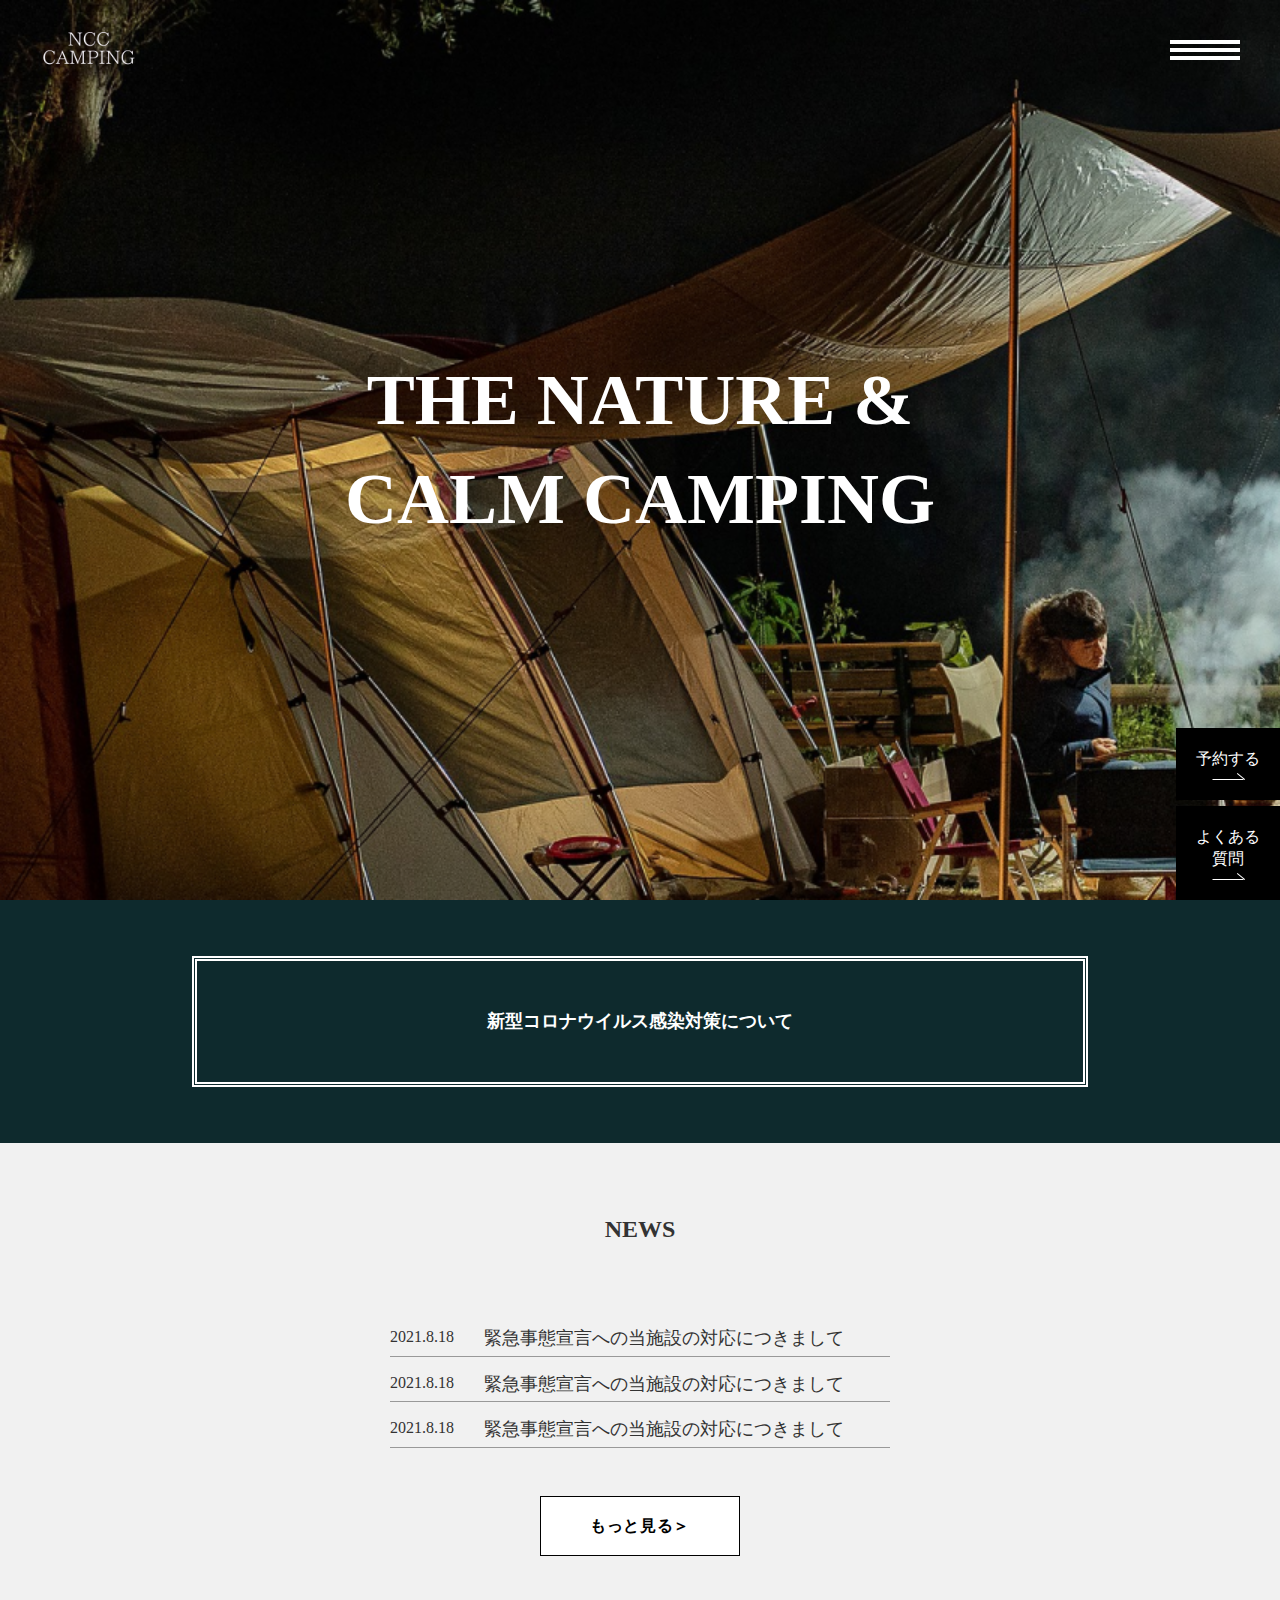
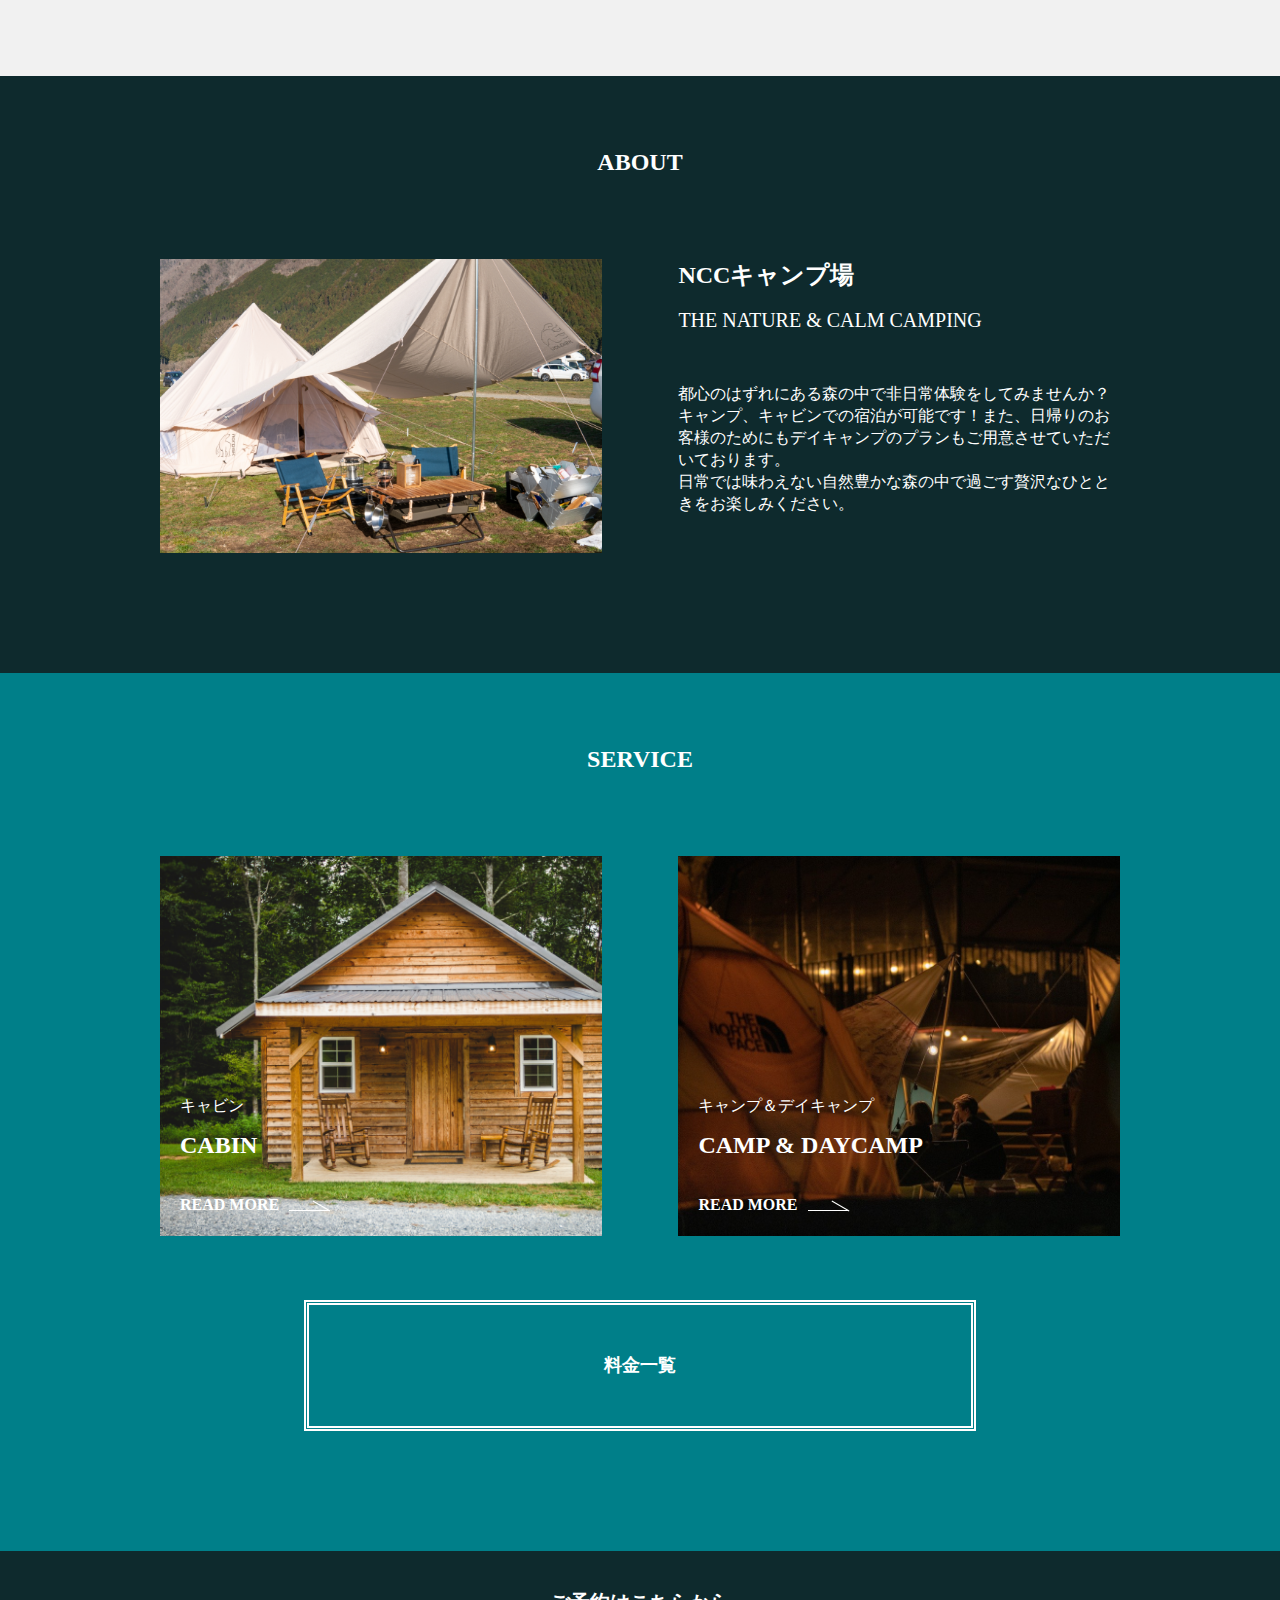
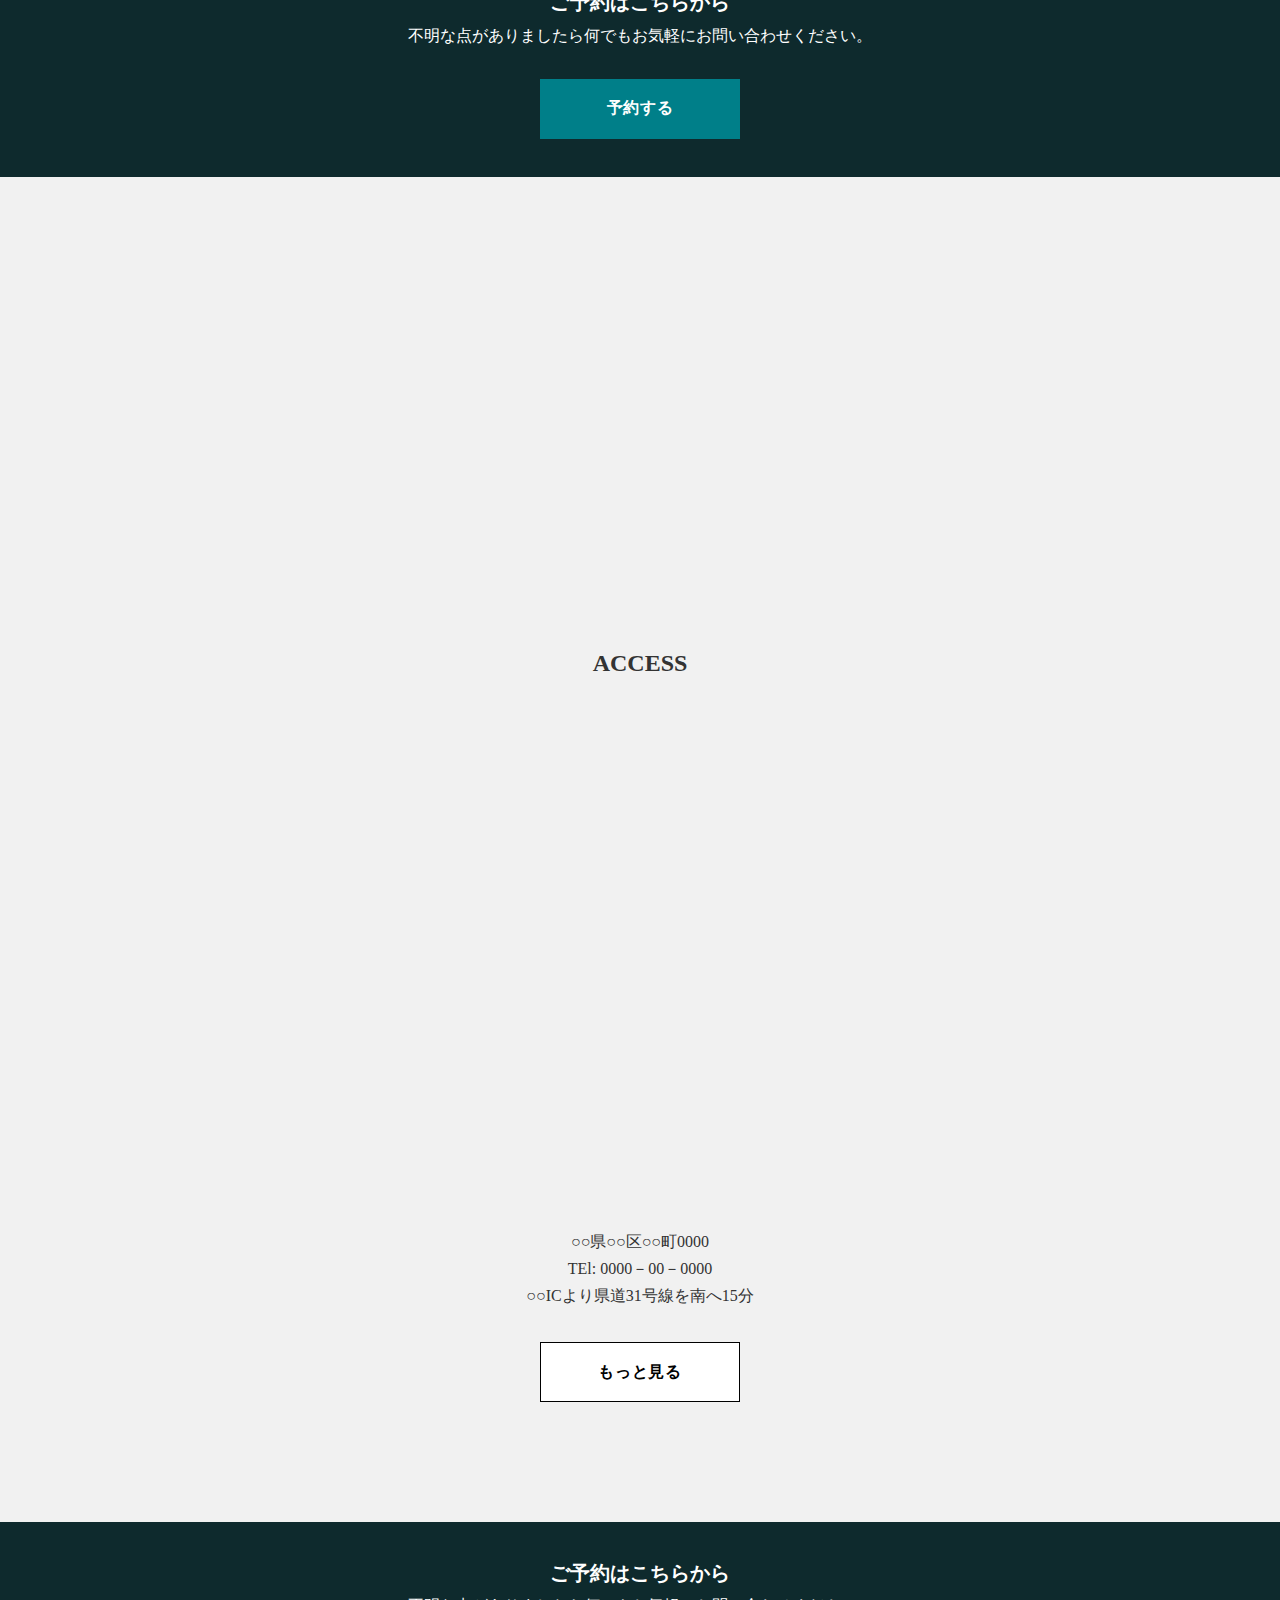
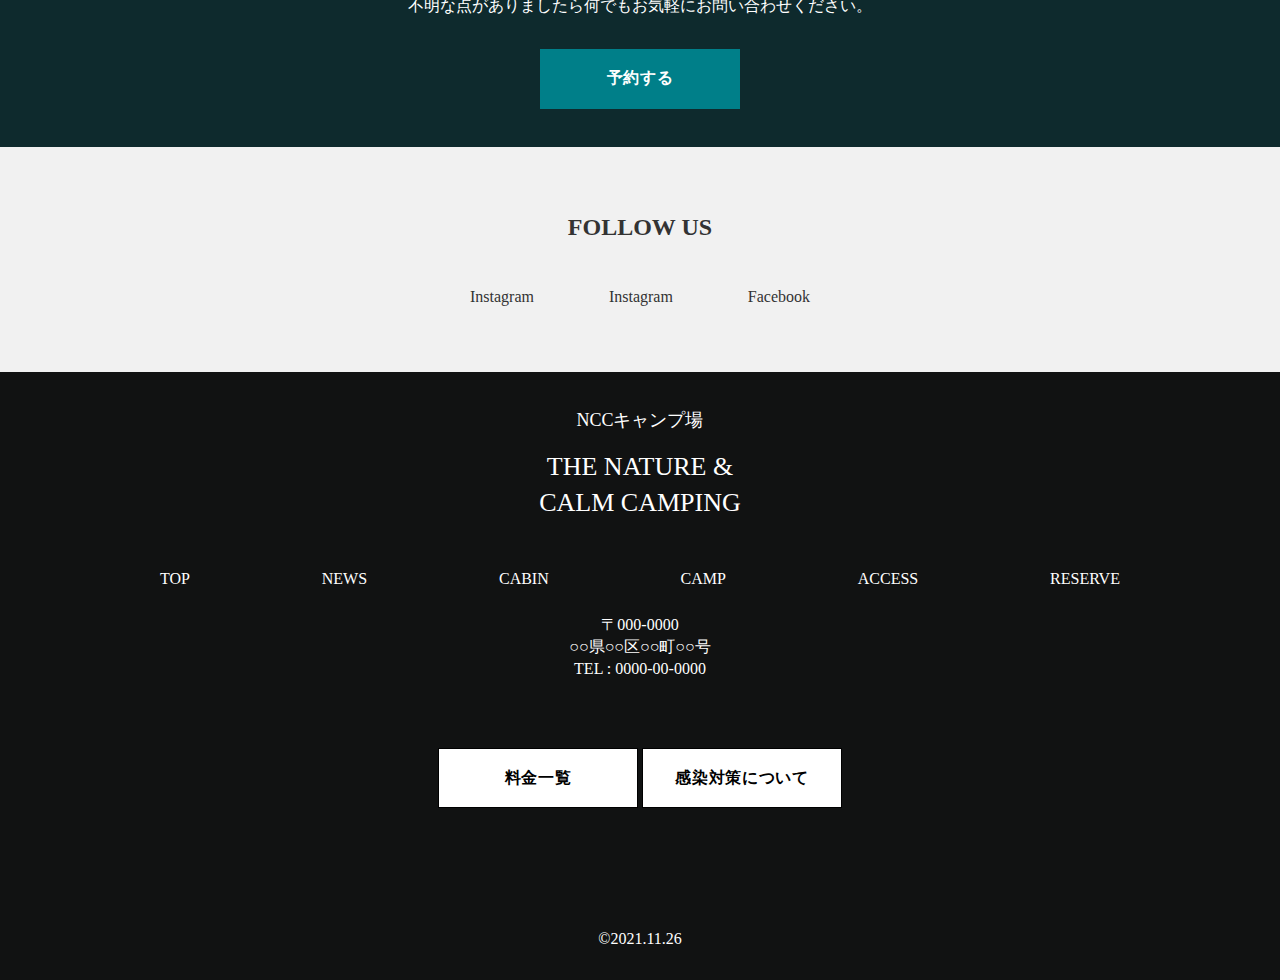
<file: index.html>
<!DOCTYPE html>
<html lang="ja">

<head>
	<meta charset="UTF-8">
	<meta http-equiv="X-UA-Compatible" content="IE=edge">
	<!-- ogp start -->
	<meta property="og:title" content="NCCキャンプ場">
	<meta property="og:description" content="NCCキャンプ場トップページ">
	<meta property="og:type" content="トップページ">
	<meta property="og:url" content="#">
	<meta property="og:image" content="#">
	<meta property="og:site_name" content="NCCキャンプ場">
	<!-- ogp end -->
	<meta property="locale" content="ja_JP">
	<meta name="description" content="NCCキャンプ場Webサイト">
	<meta name="viewport" content="width=device-width, initial-scale=1.0">
	<link rel="stylesheet" href="https://pro.fontawesome.com/releases/v5.10.0/css/all.css"
		integrity="sha384-AYmEC3Yw5cVb3ZcuHtOA93w35dYTsvhLPVnYs9eStHfGJvOvKxVfELGroGkvsg+p" crossorigin="anonymous" />
	<link rel="stylesheet" href="./style.css">
	<title>NCCキャンプ場</title>
</head>

<body>
	<header id="js-header" class="header">
		<div class="header__inner">
			<div class="header__logo">
				<a href="#">
					<img src="./logo.png" alt="NCCキャンプ場">
				</a>
			</div>
		</div>
	</header><!-- header -->

	<!-- ドロワー -->
	<nav class="drawer-icon">
		<div class="drawer-icon__bars">
			<div class="drawer-icon__bar1"></div>
			<div class="drawer-icon__bar2"></div>
			<div class="drawer-icon__bar3"></div>
		</div>
	</nav>
	<!-- ドロワー－ナビゲーション -->
	<div class="drawer-content">
		<div class="drawer-content__items">
			<div class="drawer-content__item"><a class="drawer-content__link" href="index.html">TOP</a></div>
			<div class="drawer-content__item"><a class="drawer-content__link" href="news.html">NEWS</a></div>
			<div class="drawer-content__item"><a class="drawer-content__link" href="cabin.html">CABIN</a></div>
			<div class="drawer-content__item"><a class="drawer-content__link" href="camp.html">CAMP</a></div>
			<div class="drawer-content__item"><a class="drawer-content__link" href="access.html">ACCESS</a></div>
			<div class="drawer-content__item"><a class="drawer-content__link" href="#">RESERVE</a></div>
			<div class="drawer-content__item"><a class="drawer-content__link" href="fee.html">料金一覧</a></div>
			<div class="drawer-content__item"><a class="drawer-content__link" href="post.html">感染対策について</a></div>
		</div>
	</div>

	<div class="fixed-link fixed-link--reserve">
		<a href="#">
			<p>予約する</p>
		</a>
	</div>

	<div class="fixed-link fixed-link--qa">
		<a href="#">
			<p>よくある<br>質問</p>
		</a>
	</div>

	<main id="contents" class="page-index contents">
		<div class="hero">
			<h1 class="hero__title">THE NATURE & <br> CALM CAMPING</h1>
		</div>
		<!-- hero -->

		<div class="covid">
			<a href="post.html">
				<div class="covid__note-link">
					<p class="covid__note-text">新型コロナウイルス感染対策について</p>
				</div>
			</a>
		</div>
		<!-- covid -->

		<section class="news">
			<div class="l-inner">
				<h2 class="util-title">NEWS</h2>
				<dl class="news__list">
					<div class="news__list-item">
						<a href="post.html">
							<dt>2021.8.18</dt>
							<dd>緊急事態宣言への当施設の対応につきまして</dd>
						</a>
					</div>
					<div class="news__list-item">
						<a href="post.html">
							<dt>2021.8.18</dt>
							<dd>緊急事態宣言への当施設の対応につきまして</dd>
						</a>
					</div>
					<div class="news__list-item">
						<a href="post.html">
							<dt>2021.8.18</dt>
							<dd>緊急事態宣言への当施設の対応につきまして</dd>
						</a>
					</div>
				</dl>
				<div class="btn-area">
					<a href="news.html">
						<div class="btn">
							もっと見る＞
						</div>
					</a>
				</div>
			</div>
		</section>
		<!-- news -->

		<section class="about">
			<div class="l-inner">
				<h2 class="util-title">ABOUT</h2>
				<div class="about__contents">
					<div class="about__image">
						<img src="./about-image.png" alt="テントと焚火用具">
					</div>
					<div class="about__description">
						<h3 class="about__title">NCCキャンプ場</h3>
						<p class="about__lead">THE NATURE & CALM CAMPING</p>
						<p>
							都心のはずれにある森の中で非日常体験をしてみませんか？<br>キャンプ、キャビンでの宿泊が可能です！また、日帰りのお客様のためにもデイキャンプのプランもご用意させていただいております。<br>日常では味わえない自然豊かな森の中で過ごす贅沢なひとときをお楽しみください。
						</p>
					</div>
				</div>
			</div>
		</section><!-- about -->

		<section class="service">
			<div class="l-inner">
				<h2 class="util-title">SERVICE</h2>
				<div class="service__contents">
					<div class="service__item">
						<div class="service__item-bg service__item-bg--cabin">
							<div class="service__item-description">
								<p class="service__item-lead">キャビン</p>
								<h3 class="service__item-title">CABIN</h3>
								<a href="cabin.html" class="service__item-link">READ MORE</a>
							</div>
						</div>
					</div>
					<div class="service__item">
						<div class="service__item-bg service__item-bg--camp">
							<div class="service__item-description">
								<p class="service__item-lead">キャンプ＆デイキャンプ</p>
								<h3 class="service__item-title">CAMP & DAYCAMP</h3>
								<a href="camp.html" class="service__item-link">READ MORE</a>
							</div>
						</div>
					</div>
				</div>
				<a href="fee.html">
					<div class="service__fee-link">
						<p class="service__fee-text">料金一覧</p>
					</div>
				</a>
			</div>
		</section>
		<!-- service -->

		<div class="cta">
			<h2 class="cta__title">ご予約はこちらから</h2>
			<p class="cta__lead">不明な点がありましたら何でもお気軽にお問い合わせください。</p>
			<div class="btn-area">
				<a href="#" class="btn btn--sub">予約する</a>
			</div>
		</div>
		<!-- cta -->

		<div class="image">
		</div>

		<section class="access">
			<div class="l-inner">
				<h2 class="util-title">ACCESS</h2>
				<div class="access__contents">
					<div class="access__map">
						<iframe
							src="https://www.google.com/maps/embed?pb=!1m18!1m12!1m3!1d26131.97814204463!2d135.2064321516745!3d35.04430477775295!2m3!1f0!2f0!3f0!3m2!1i1024!2i768!4f13.1!3m3!1m2!1s0x60006c780a21dd77%3A0x20f65e46f8c9cacb!2z44CSNjY5LTI0NjEg5YW15bqr55yM5Li55rOi56-g5bGx5biC5bCP5p6V!5e0!3m2!1sja!2sjp!4v1630063292563!5m2!1sja!2sjp"
							width="600" height="450" style="border:0;" allowfullscreen="#" loading="lazy"></iframe>
					</div>
					<div class="access__description">
						<p>○○県○○区○○町0000</p>
						<p>TEl: 0000－00－0000</p>
						<p>○○ICより県道31号線を南へ15分</p>
						<a href="access.html" class="btn">もっと見る</a>
					</div>
				</div>
			</div>
		</section>
		<!-- access -->


		<div class="cta">
			<div class="l-inner">
					<h2 class="cta__title">ご予約はこちらから</h2>
					<p class="cta__lead">不明な点がありましたら何でもお気軽にお問い合わせください。</p>
					<div class="btn-area">
						<a href="#" class="btn btn--sub">予約する</a>
					</div>
			</div>
		</div>
		<!-- cta -->

		<div class="sns">
			<div class="l-inner">
					<p class="sns__lead">FOLLOW US</p>
					<ul class="sns__list">
						<li class="sns__twitter">
							<a href="#">
								<i class="fab fa-twitter"></i>
								<span>Instagram</span>
							</a>
						</li>
						<li class="sns__instagram">
							<a href="#">
								<i class="fab fa-instagram"></i>
								<span>Instagram</span>
							</a>
						</li>
						<li class="sns__facebook">
							<a href="#">
								<i class="fab fa-facebook"></i>
								<span>Facebook</span>
							</a>
						</li>
					</ul>
			</div>
		</div>
		<!-- sns -->

	</main><!-- contents -->

	<footer class="footer">
		<div class="l-inner">
			<div class="footer__logo">NCCキャンプ場</div>
			<p class="footer__lead">THE NATURE &<br>CALM CAMPING</p>
			<nav class="footer__nav">
				<ul>
					<li><a href="index.html">TOP</a></li>
					<li><a href="news.html">NEWS</a></li>
					<li><a href="cabin.html">CABIN</a></li>
					<li><a href="camp.html">CAMP</a></li>
					<li><a href="access.html">ACCESS</a></li>
					<li><a href="access.html">RESERVE</a></li>
				</ul>
			</nav>
			<div class="footer__description">
				<p>〒000-0000</p>
				<p>○○県○○区○○町○○号</p>
				<p>TEL : 0000-00-0000</p>
			</div>
			<div class="footer__btn-block">
				<a href="fee.html" class="btn">料金一覧</a>
				<a href="post.html" class="btn">感染対策について</a>
			</div>
		</div>
		<p class="footer__copyright">&copy;2021.11.26</p>
	</footer><!-- footer -->

	<script src="https://code.jquery.com/jquery-3.6.0.js" integrity="sha256-H+K7U5CnXl1h5ywQfKtSj8PCmoN9aaq30gDh27Xc0jk="
		crossorigin="anonymous"></script>
	<script src="./main.js"></script>

</body>

</html>
</file>
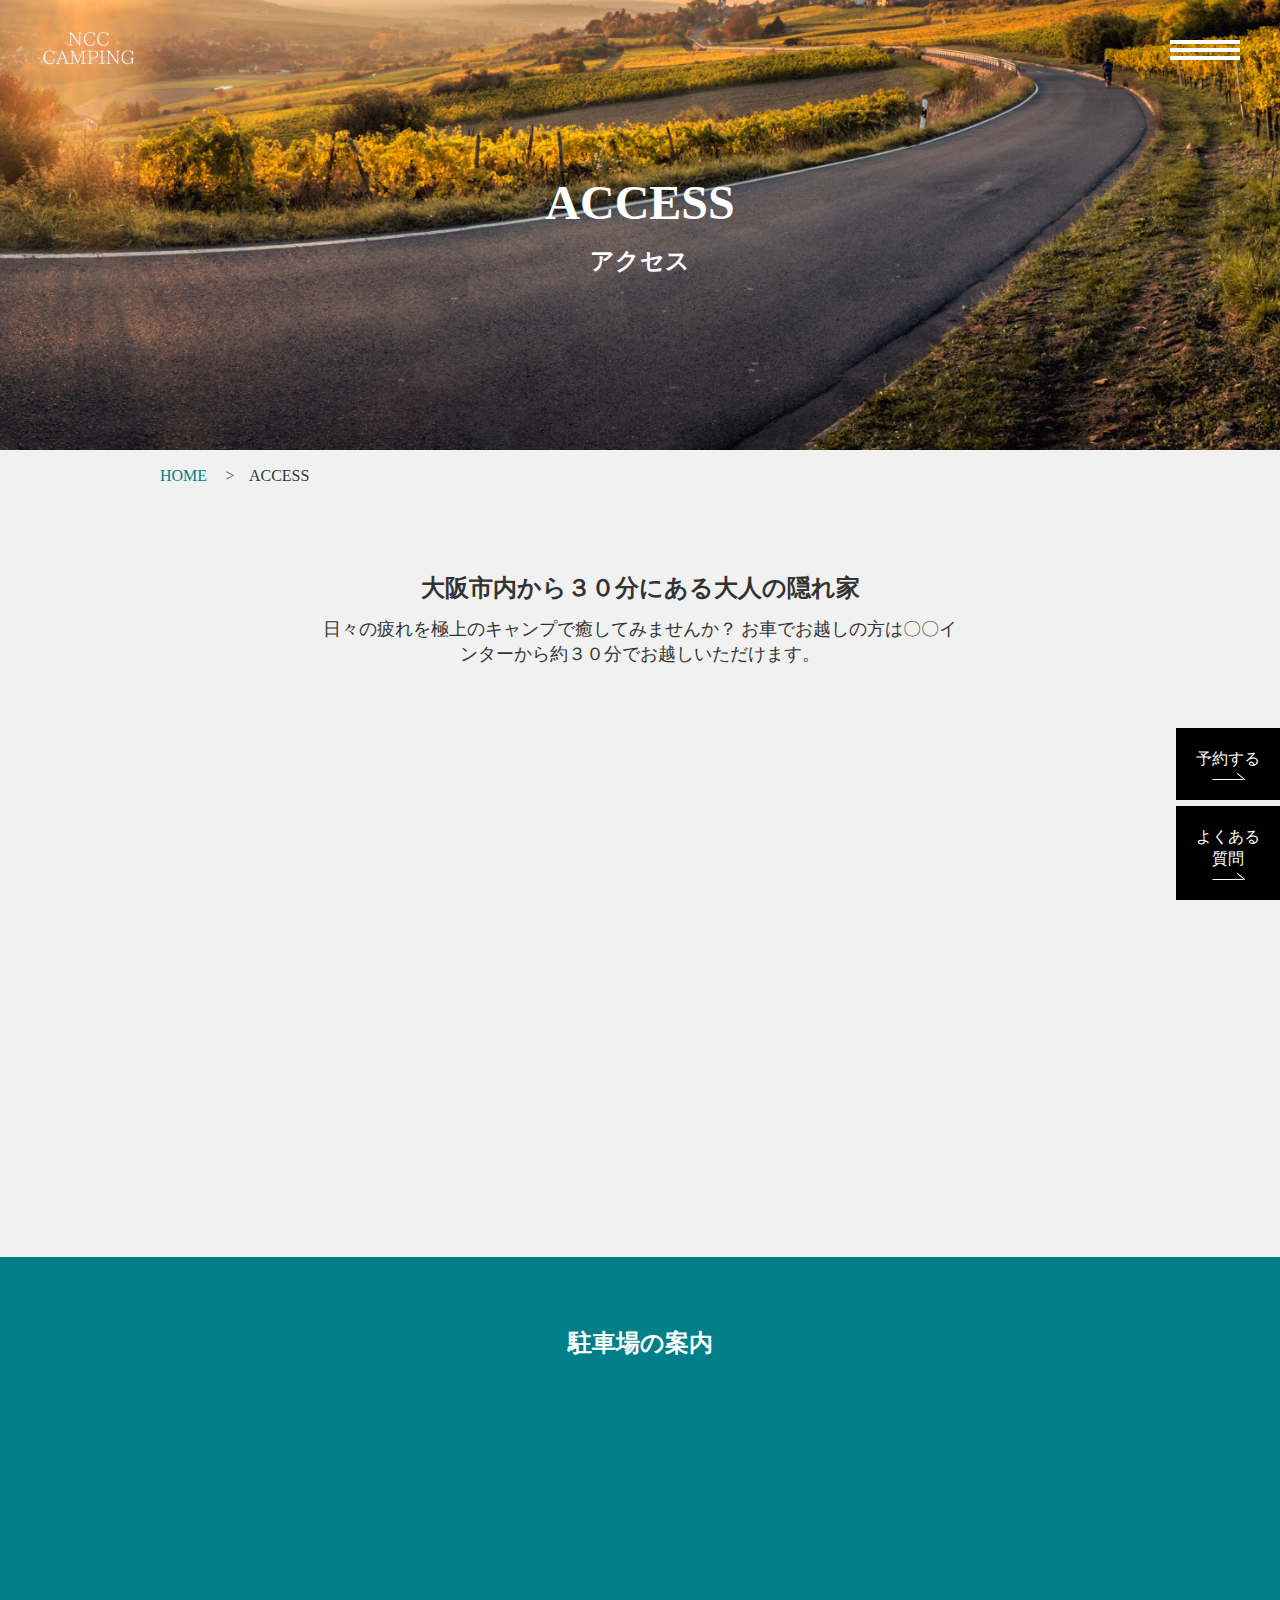
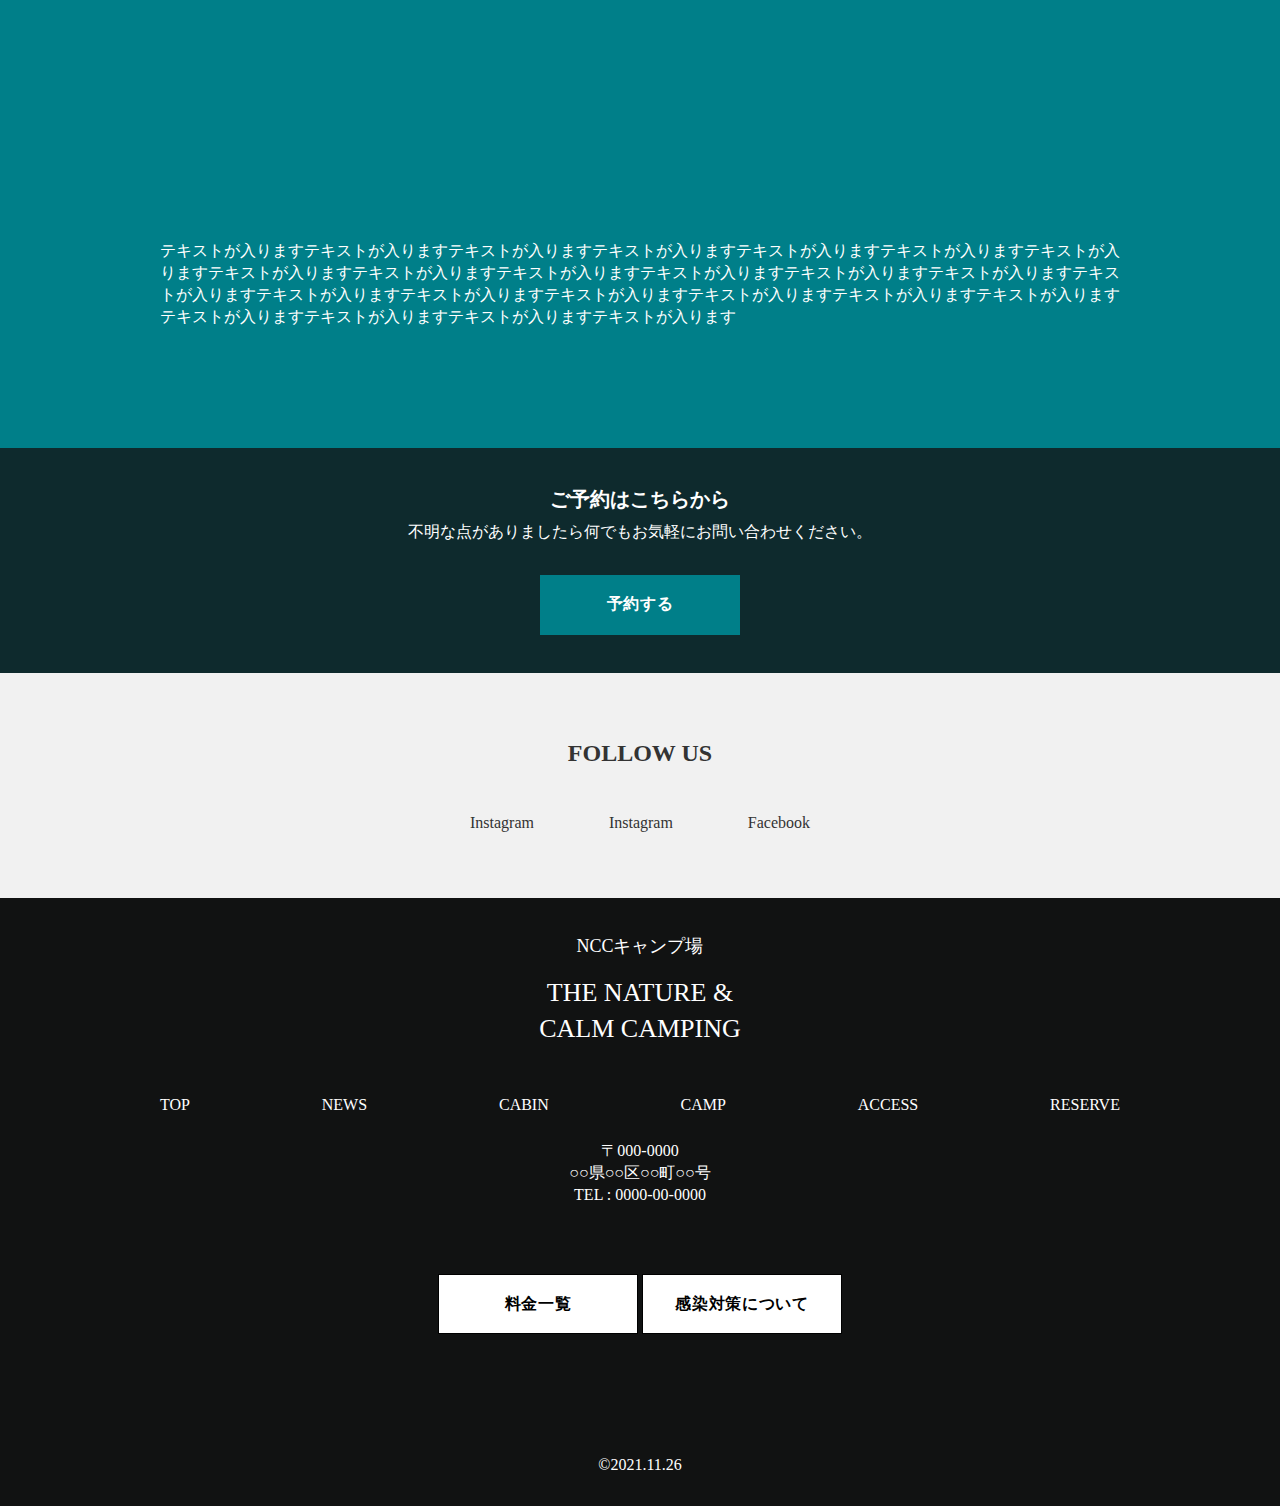
<file: access.html>
<!DOCTYPE html>
<html lang="ja">
<head>
	<meta charset="UTF-8">
	<meta http-equiv="X-UA-Compatible" content="IE=edge">
	<!-- ogp start -->
	<meta property="og:title" content="NCCキャンプ場">
	<meta property="og:description" content="NCCキャンプ場アクセスページ">
	<meta property="og:type" content="アクセスページ">
	<meta property="og:url" content="#">
	<meta property="og:image" content="#">
	<meta property="og:site_name" content="NCCキャンプ場">
	<!-- ogp end -->
	<meta property="locale" content="ja_JP">
	<meta name="description" content="NCCキャンプ場Webサイト">
	<meta name="viewport" content="width=device-width, initial-scale=1.0">
	<link rel="stylesheet" href="https://pro.fontawesome.com/releases/v5.10.0/css/all.css"
		integrity="sha384-AYmEC3Yw5cVb3ZcuHtOA93w35dYTsvhLPVnYs9eStHfGJvOvKxVfELGroGkvsg+p" crossorigin="anonymous" />
	<link rel="stylesheet" href="./style.css">
	<title>NCCキャンプ場 | アクセス</title>
</head>

<body>
	<header id="js-header" class="header">
		<div class="header__inner">
			<div class="header__logo">
				<a href="index.html">
					<img src="./logo.png" alt="NCCキャンプ場">
				</a>
			</div>
			<!-- ドロワー -->
			<nav class="drawer-icon">
				<div class="drawer-icon__bars">
					<div class="drawer-icon__bar1"></div>
					<div class="drawer-icon__bar2"></div>
					<div class="drawer-icon__bar3"></div>
				</div>
			</nav>
			<!-- ドロワー－ナビゲーション -->
			<div class="drawer-content">
				<div class="drawer-content__items">
					<div class="drawer-content__item"><a class="drawer-content__link" href="index.html">TOP</a></div>
					<div class="drawer-content__item"><a class="drawer-content__link" href="news.html">NEWS</a></div>
					<div class="drawer-content__item"><a class="drawer-content__link" href="cabin.html">CABIN</a></div>
					<div class="drawer-content__item"><a class="drawer-content__link" href="camp.html">CAMP</a></div>
					<div class="drawer-content__item"><a class="drawer-content__link" href="access.html">ACCESS</a></div>
					<div class="drawer-content__item"><a class="drawer-content__link" href="#">RESERVE</a></div>
					<div class="drawer-content__item"><a class="drawer-content__link" href="fee.html">料金一覧</a></div>
					<div class="drawer-content__item"><a class="drawer-content__link" href="post.html">感染対策について</a></div>
				</div>
			</div>
		</div>
	</header><!-- header -->

	<div class="fixed-link fixed-link--reserve">
		<a href="#">
			<p>予約する</p>
		</a>
	</div>

	<div class="fixed-link fixed-link--qa">
		<a href="#">
			<p>よくある<br>質問</p>
		</a>
	</div>


	<main id="contents" class="page-access contents">
		<div class="hero-sub hero-sub--access">
			<h1 class="hero-sub__heading">
				<p class="hero-sub__title-english">ACCESS</p>
				<span class="hero-sub__title-japanese">アクセス</span>
			</h1>
		</div>
		<!-- hero -->

		<div class="c-breadcrumb">
			<div class="l-inner">
				<ol itemscope itemtype="https:schema.org/ListItem" class="c-breadcrumb__list">
					<!-- １つ目 -->
					<li itemprop="itemListElement" itemscope itemtype="https:schema.org/ListItem" class="c-breadcrumb__item">
						<a itemprop="item" class="c-breadcrumb__link" href="index.html">
							<span itemprop="name">HOME</span>
						</a>
						<meta itemprop="position" content="1" />
					</li>
					<li itemprop="itemListElement" itemscope itemtype="https:schema.org/ListItem" class="c-breadcrumb__item">
						<span itemprop="name">ACCESS</span>
						<meta itemprop="position" content="2" />
					</li>
				</ol>
			</div>
		</div>
		<!-- c-breadcrumb -->


		<section class="access-catch">
			<div class="l-inner">
				<h2 class="access-catch__title">大阪市内から３０分にある大人の隠れ家</h2>
				<p class="access-catch__lead">日々の疲れを極上のキャンプで癒してみませんか？
					お車でお越しの方は〇〇インターから約３０分でお越しいただけます。</p>
				<div class="access-catch__map">
					<iframe
						src="https://www.google.com/maps/embed?pb=!1m18!1m12!1m3!1d26131.97814204463!2d135.2064321516745!3d35.04430477775295!2m3!1f0!2f0!3f0!3m2!1i1024!2i768!4f13.1!3m3!1m2!1s0x60006c780a21dd77%3A0x20f65e46f8c9cacb!2z44CSNjY5LTI0NjEg5YW15bqr55yM5Li55rOi56-g5bGx5biC5bCP5p6V!5e0!3m2!1sja!2sjp!4v1630063292563!5m2!1sja!2sjp"
						width="600" height="450" style="border:0;" allowfullscreen="#" loading="lazy"></iframe>
				</div>
			</div>
		</section>
		<!-- access-catch -->

		<section class="parking">
			<div class="l-inner">
				<h3 class="util-title">駐車場の案内</h3>
				<div class="parking__map">
					<iframe
						src="https://www.google.com/maps/embed?pb=!1m18!1m12!1m3!1d26131.97814204463!2d135.2064321516745!3d35.04430477775295!2m3!1f0!2f0!3f0!3m2!1i1024!2i768!4f13.1!3m3!1m2!1s0x60006c780a21dd77%3A0x20f65e46f8c9cacb!2z44CSNjY5LTI0NjEg5YW15bqr55yM5Li55rOi56-g5bGx5biC5bCP5p6V!5e0!3m2!1sja!2sjp!4v1630063292563!5m2!1sja!2sjp"
						width="600" height="450" style="border:0;" allowfullscreen="#" loading="lazy"></iframe>
				</div>
				<p>
					テキストが入りますテキストが入りますテキストが入りますテキストが入りますテキストが入りますテキストが入りますテキストが入りますテキストが入りますテキストが入りますテキストが入りますテキストが入りますテキストが入りますテキストが入りますテキストが入りますテキストが入りますテキストが入りますテキストが入りますテキストが入りますテキストが入りますテキストが入りますテキストが入りますテキストが入りますテキストが入りますテキストが入ります
				</p>
			</div>
		</section>
		<!-- parking -->


		<div class="cta">
			<div class="l-inner">
				<h2 class="cta__title">ご予約はこちらから</h2>
				<p class="cta__lead">不明な点がありましたら何でもお気軽にお問い合わせください。</p>
				<div class="btn-area">
					<a href="#" class="btn btn--sub">予約する</a>
				</div>
			</div>
		</div>
		<!-- cta -->

		<div class="sns">
			<div class="l-inner">
				<p class="sns__lead">FOLLOW US</p>
				<ul class="sns__list">
					<li class="sns__twitter">
						<a href="#">
							<i class="fab fa-twitter"></i>
							<span>Instagram</span>
						</a>
					</li>
					<li class="sns__instagram">
						<a href="#">
							<i class="fab fa-instagram"></i>
							<span>Instagram</span>
						</a>
					</li>
					<li class="sns__facebook">
						<a href="#">
							<i class="fab fa-facebook"></i>
							<span>Facebook</span>
						</a>
					</li>
				</ul>
			</div>
		</div>
		<!-- sns -->

		</main><!-- contents -->

		<footer class="footer">
			<div class="l-inner">
				<div class="footer__logo">NCCキャンプ場</div>
				<p class="footer__lead">THE NATURE &<br>CALM CAMPING</p>
				<nav class="footer__nav">
					<ul>
						<li><a href="index.html">TOP</a></li>
						<li><a href="news.html">NEWS</a></li>
						<li><a href="cabin.html">CABIN</a></li>
						<li><a href="camp.html">CAMP</a></li>
						<li><a href="access.html">ACCESS</a></li>
						<li><a href="access.html">RESERVE</a></li>
					</ul>
				</nav>
				<div class="footer__description">
					<p>〒000-0000</p>
					<p>○○県○○区○○町○○号</p>
					<p>TEL : 0000-00-0000</p>
				</div>
				<div class="footer__btn-block">
					<a href="fee.html" class="btn">料金一覧</a>
					<a href="post.html" class="btn">感染対策について</a>
				</div>
			</div>
			<p class="footer__copyright">&copy;2021.11.26</p>
		</footer><!-- footer -->

		<script src="https://code.jquery.com/jquery-3.6.0.js" integrity="sha256-H+K7U5CnXl1h5ywQfKtSj8PCmoN9aaq30gDh27Xc0jk="
			crossorigin="anonymous"></script>
		<script src="./main.js"></script>
		</body>

		</html>
</file>
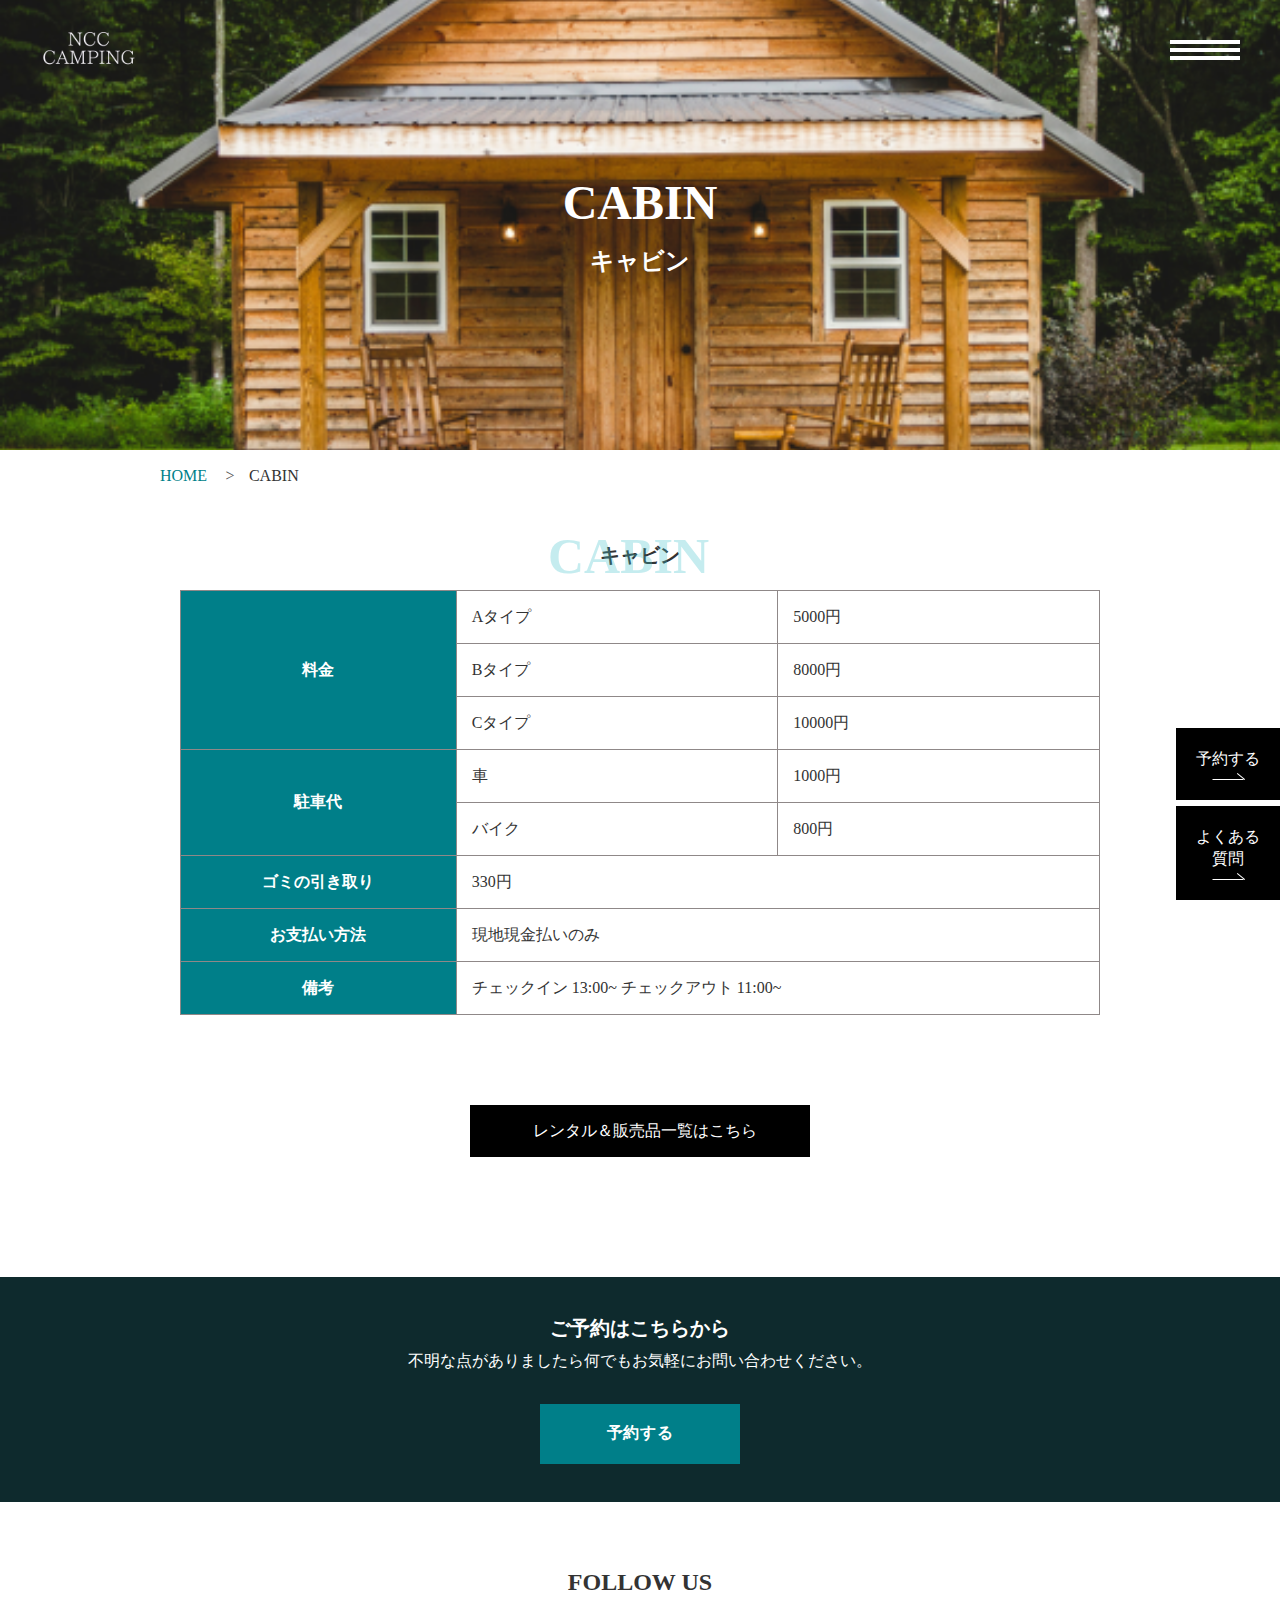
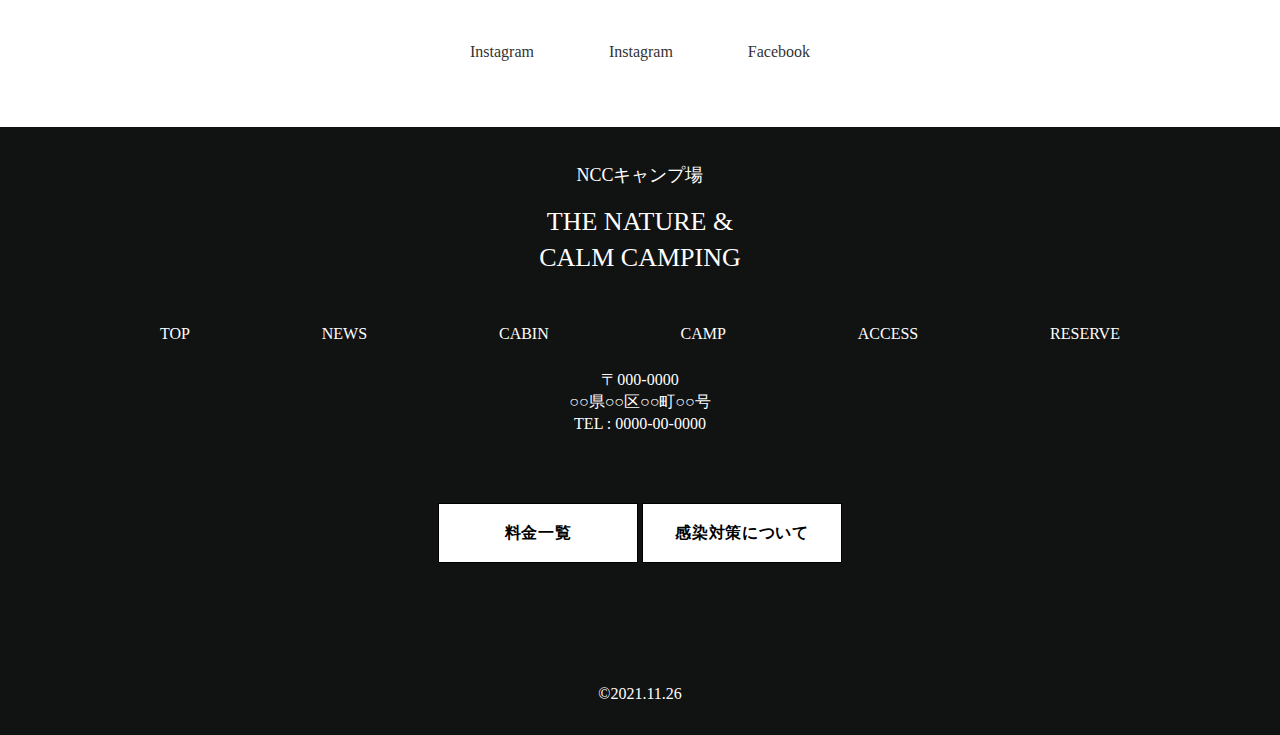
<file: cabin.html>
<!DOCTYPE html>
<html lang="ja">

<head>
	<meta charset="UTF-8">
	<meta http-equiv="X-UA-Compatible" content="IE=edge">
	<!-- ogp start -->
	<meta property="og:title" content="NCCキャンプ場">
	<meta property="og:description" content="NCCキャンプ場キャビンページ">
	<meta property="og:type" content="キャビンページ">
	<meta property="og:url" content="#">
	<meta property="og:image" content="#">
	<meta property="og:site_name" content="NCCキャンプ場">
	<!-- ogp end -->
	<meta property="locale" content="ja_JP">
	<meta name="description" content="NCCキャンプ場Webサイト">
	<meta name="viewport" content="width=device-width, initial-scale=1.0">
	<link rel="stylesheet" href="https://pro.fontawesome.com/releases/v5.10.0/css/all.css"
		integrity="sha384-AYmEC3Yw5cVb3ZcuHtOA93w35dYTsvhLPVnYs9eStHfGJvOvKxVfELGroGkvsg+p" crossorigin="anonymous" />
	<link rel="stylesheet" href="./style.css">
	<title>NCCキャンプ場 | キャビン</title>
</head>

<body>
	<header id="js-header" class="header">
		<div class="header__inner">
			<div class="header__logo">
				<a href="index.html">
					<img src="./logo.png" alt="NCCキャンプ場">
				</a>
			</div>
			<!-- ドロワー -->
			<nav class="drawer-icon">
				<div class="drawer-icon__bars">
					<div class="drawer-icon__bar1"></div>
					<div class="drawer-icon__bar2"></div>
					<div class="drawer-icon__bar3"></div>
				</div>
			</nav>
			<!-- ドロワー－ナビゲーション -->
			<div class="drawer-content">
				<div class="drawer-content__items">
					<div class="drawer-content__item"><a class="drawer-content__link" href="index.html">TOP</a></div>
					<div class="drawer-content__item"><a class="drawer-content__link" href="news.html">NEWS</a></div>
					<div class="drawer-content__item"><a class="drawer-content__link" href="cabin.html">CABIN</a></div>
					<div class="drawer-content__item"><a class="drawer-content__link" href="camp.html">CAMP</a></div>
					<div class="drawer-content__item"><a class="drawer-content__link" href="access.html">ACCESS</a></div>
					<div class="drawer-content__item"><a class="drawer-content__link" href="#">RESERVE</a></div>
					<div class="drawer-content__item"><a class="drawer-content__link" href="fee.html">料金一覧</a></div>
					<div class="drawer-content__item"><a class="drawer-content__link" href="post.html">感染対策について</a></div>
				</div>
			</div>
		</div>
	</header><!-- header -->


	<div class="fixed-link fixed-link--reserve">
		<a href="#">
			<p>予約する</p>
		</a>
	</div>

	<div class="fixed-link fixed-link--qa">
		<a href="#">
			<p>よくある<br>質問</p>
		</a>
	</div>

	<main id="contents" class="page-cabin contents">
		<div class="hero-sub hero-sub--cabin">
			<h1 class="hero-sub__heading">
				<p class="hero-sub__title-english">CABIN</p>
				<span class="hero-sub__title-japanese">キャビン</span>
			</h1>
		</div>
		<!-- hero -->


	<div class="c-breadcrumb">
		<div class="l-inner">
			<ol itemscope itemtype="https:schema.org/ListItem" class="c-breadcrumb__list">
				<!-- １つ目 -->
				<li itemprop="itemListElement" itemscope itemtype="https:schema.org/ListItem" class="c-breadcrumb__item">
					<a itemprop="item" class="c-breadcrumb__link" href="index.html">
						<span itemprop="name">HOME</span>
					</a>
					<meta itemprop="position" content="1" />
				</li>
				<li itemprop="itemListElement" itemscope itemtype="https:schema.org/ListItem" class="c-breadcrumb__item">
					<span itemprop="name">CABIN</span>
					<meta itemprop="position" content="2" />
				</li>
			</ol>
		</div>
	</div>
	<!-- c-breadcrumb -->

		<section class="cabin">
			<div class="l-inner">
				<div class="cabin__container">
					<h2 class="fee__item-title" data-title="CABIN">キャビン</h2>
					<div class="cabin__content">
						<div class="fee__item-table">
							<table>
								<tbody>
									<tr>
										<th rowspan="3">料金</th>
										<td>Aタイプ</td>
										<td class="is-green">5000円</td>
									</tr>
									<tr>
										<td>Bタイプ</td>
										<td class="is-green">8000円</td>
									</tr>
									<tr>
										<td>Cタイプ</td>
										<td class="is-green">10000円</td>
									</tr>
								</tbody>
								<tbody>
									<tr>
										<th rowspan="2">駐車代</th>
										<td>車</td>
										<td class="is-green">1000円</td>
									</tr>
									<tr>
										<td>バイク</td>
										<td class="is-green">800円</td>
									</tr>
									<tr>
										<th rowspan="1">ゴミの引き取り</th>
										<td colspan="2">330円</td>
									</tr>
									<tr>
										<th rowspan="1">お支払い方法</th>
										<td colspan="2">現地現金払いのみ</td>
									</tr>
									<tr>
										<th rowspan="1">備考</th>
										<td colspan="2">チェックイン 13:00~ チェックアウト 11:00~</td>
									</tr>
								</tbody>
							</table>
						</div>
					</div>
				</div>

				<div class="fee__rental-link">
					<a href="#" download="rental.png">
						<i class="far fa-file"></i>レンタル＆販売品一覧はこちら
					</a>
				</div>

			</div>
		</section>
		<!-- cabin -->


		<div class="cta">
			<div class="l-inner">
				<h2 class="cta__title">ご予約はこちらから</h2>
				<p class="cta__lead">不明な点がありましたら何でもお気軽にお問い合わせください。</p>
				<div class="btn-area">
					<a href="#" class="btn btn--sub">予約する</a>
				</div>
			</div>
		</div>
		<!-- cta -->

		<div class="sns">
			<div class="l-inner">
				<p class="sns__lead">FOLLOW US</p>
				<ul class="sns__list">
					<li class="sns__twitter">
						<a href="#">
							<i class="fab fa-twitter"></i>
							<span>Instagram</span>
						</a>
					</li>
					<li class="sns__instagram">
						<a href="#">
							<i class="fab fa-instagram"></i>
							<span>Instagram</span>
						</a>
					</li>
					<li class="sns__facebook">
						<a href="#">
							<i class="fab fa-facebook"></i>
							<span>Facebook</span>
						</a>
					</li>
				</ul>
			</div>
		</div>
		<!-- sns -->

		</main><!-- contents -->

		<footer class="footer">
			<div class="l-inner">
				<div class="footer__logo">NCCキャンプ場</div>
				<p class="footer__lead">THE NATURE &<br>CALM CAMPING</p>
				<nav class="footer__nav">
					<ul>
						<li><a href="index.html">TOP</a></li>
						<li><a href="news.html">NEWS</a></li>
						<li><a href="cabin.html">CABIN</a></li>
						<li><a href="camp.html">CAMP</a></li>
						<li><a href="access.html">ACCESS</a></li>
						<li><a href="access.html">RESERVE</a></li>
					</ul>
				</nav>
				<div class="footer__description">
					<p>〒000-0000</p>
					<p>○○県○○区○○町○○号</p>
					<p>TEL : 0000-00-0000</p>
				</div>
				<div class="footer__btn-block">
					<a href="fee.html" class="btn">料金一覧</a>
					<a href="post.html" class="btn">感染対策について</a>
				</div>
			</div>
			<p class="footer__copyright">&copy;2021.11.26</p>
		</footer><!-- footer -->

		<script src="https://code.jquery.com/jquery-3.6.0.js" integrity="sha256-H+K7U5CnXl1h5ywQfKtSj8PCmoN9aaq30gDh27Xc0jk="
			crossorigin="anonymous"></script>
		<script src="./main.js"></script>
		</body>

		</html>
</file>
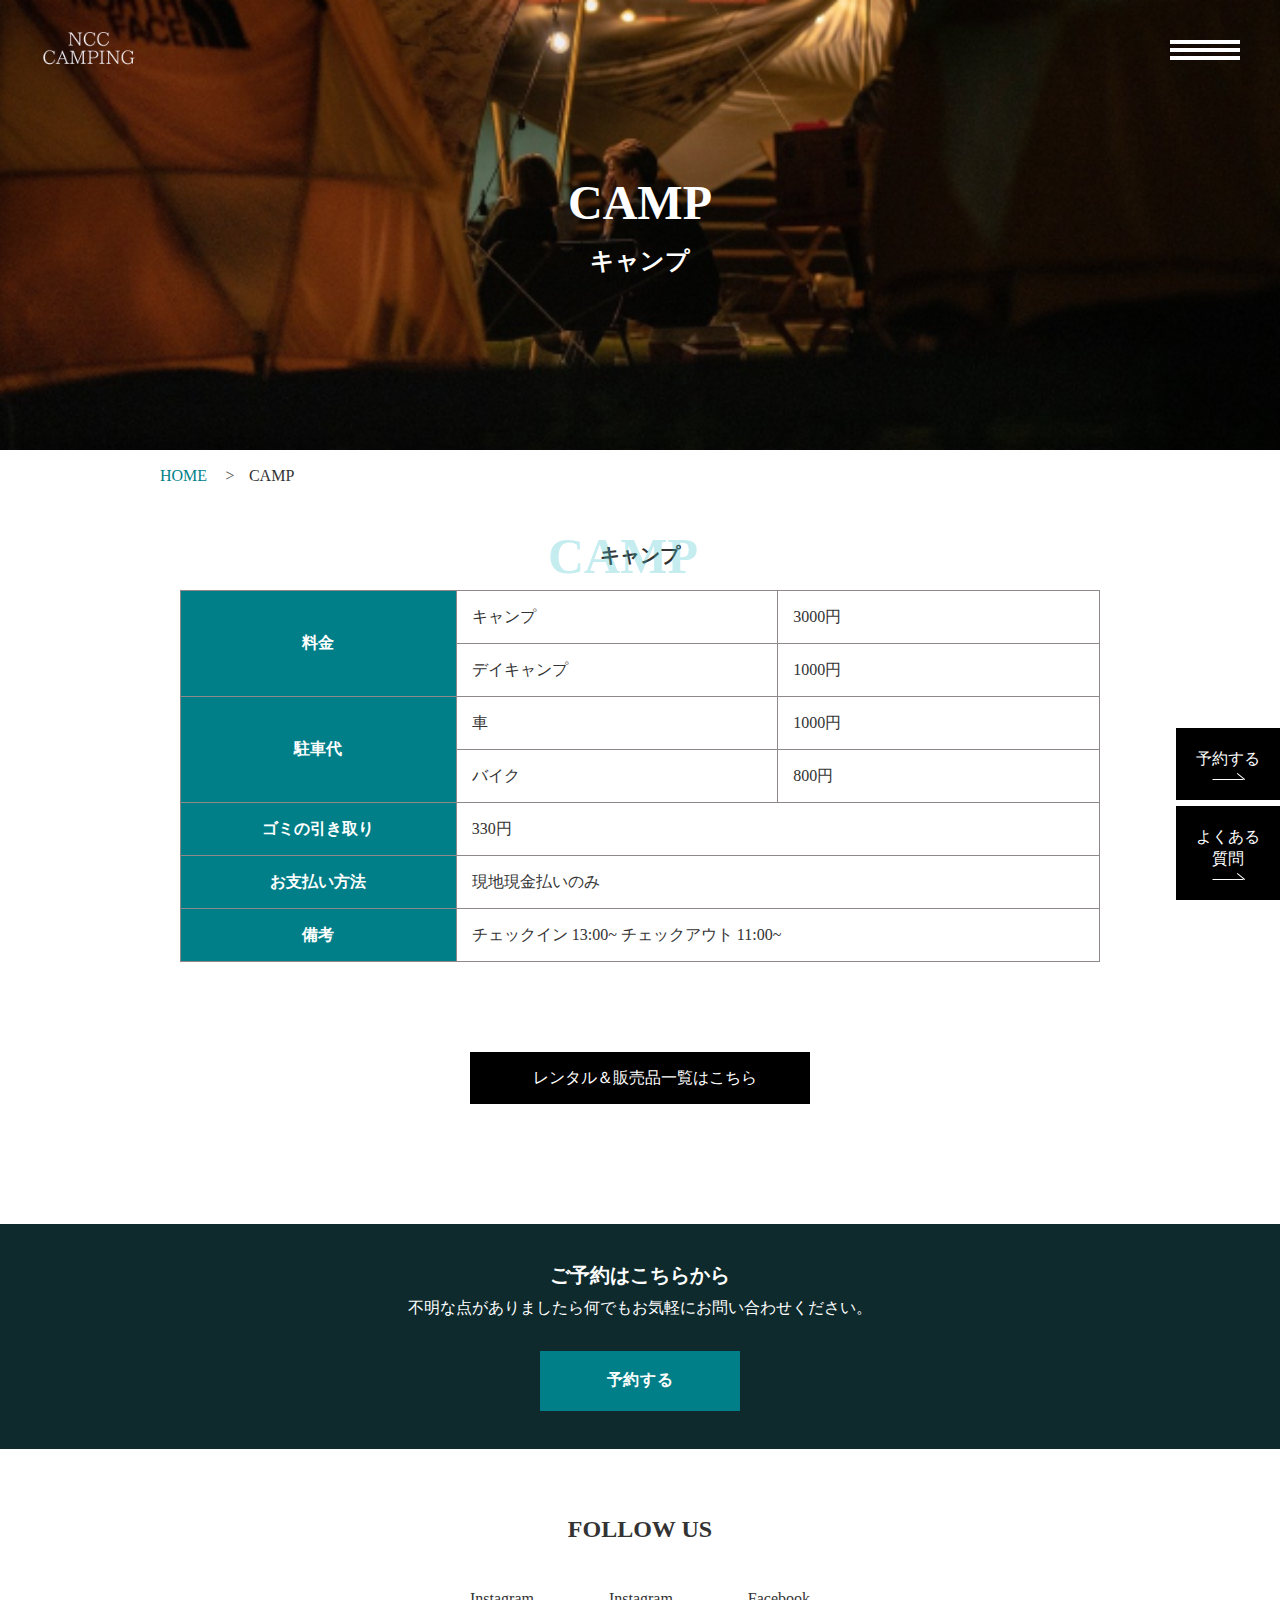
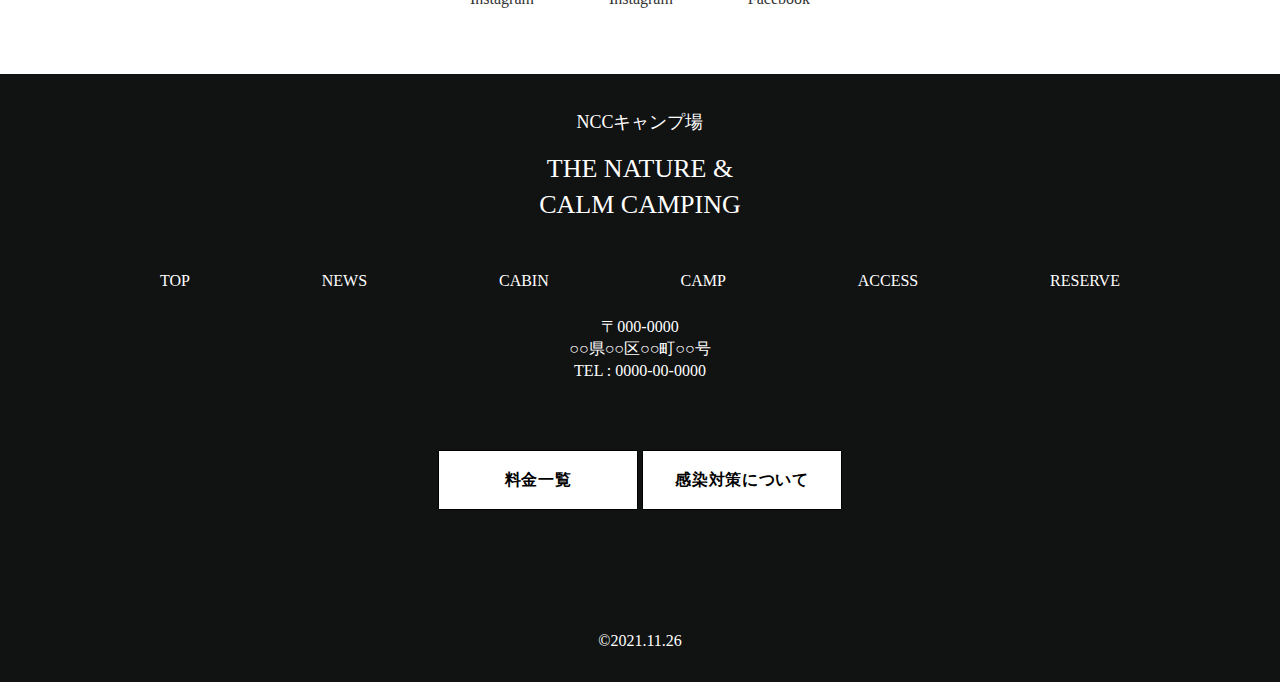
<file: camp.html>
<!DOCTYPE html>
<html lang="ja">

<head>
	<meta charset="UTF-8">
	<meta http-equiv="X-UA-Compatible" content="IE=edge">
	<!-- ogp start -->
	<meta property="og:title" content="NCCキャンプ場">
	<meta property="og:description" content="NCCキャンプ場キャンプページ">
	<meta property="og:type" content="キャンプページ">
	<meta property="og:url" content="#">
	<meta property="og:image" content="#">
	<meta property="og:site_name" content="NCCキャンプ場">
	<!-- ogp end -->
	<meta property="locale" content="ja_JP">
	<meta name="description" content="NCCキャンプ場Webサイト">
	<meta name="viewport" content="width=device-width, initial-scale=1.0">
	<link rel="stylesheet" href="https://pro.fontawesome.com/releases/v5.10.0/css/all.css"
		integrity="sha384-AYmEC3Yw5cVb3ZcuHtOA93w35dYTsvhLPVnYs9eStHfGJvOvKxVfELGroGkvsg+p" crossorigin="anonymous" />
	<link rel="stylesheet" href="./style.css">
	<title>NCCキャンプ場 | キャンプ</title>
</head>
<body>
	<header id="js-header" class="header">
		<div class="header__inner">
			<div class="header__logo">
				<a href="index.html">
					<img src="./logo.png" alt="NCCキャンプ場">
				</a>
			</div>
			<!-- ドロワー -->
			<nav class="drawer-icon">
				<div class="drawer-icon__bars">
					<div class="drawer-icon__bar1"></div>
					<div class="drawer-icon__bar2"></div>
					<div class="drawer-icon__bar3"></div>
				</div>
			</nav>
			<!-- ドロワー－ナビゲーション -->
			<div class="drawer-content">
				<div class="drawer-content__items">
					<div class="drawer-content__item"><a class="drawer-content__link" href="index.html">TOP</a></div>
					<div class="drawer-content__item"><a class="drawer-content__link" href="news.html">NEWS</a></div>
					<div class="drawer-content__item"><a class="drawer-content__link" href="cabin.html">CABIN</a></div>
					<div class="drawer-content__item"><a class="drawer-content__link" href="camp.html">CAMP</a></div>
					<div class="drawer-content__item"><a class="drawer-content__link" href="access.html">ACCESS</a></div>
					<div class="drawer-content__item"><a class="drawer-content__link" href="#">RESERVE</a></div>
					<div class="drawer-content__item"><a class="drawer-content__link" href="fee.html">料金一覧</a></div>
					<div class="drawer-content__item"><a class="drawer-content__link" href="post.html">感染対策について</a></div>
				</div>
			</div>
		</div>
	</header><!-- header -->

	<div class="fixed-link fixed-link--reserve">
		<a href="#">
			<p>予約する</p>
		</a>
	</div>

	<div class="fixed-link fixed-link--qa">
		<a href="#">
			<p>よくある<br>質問</p>
		</a>
	</div>

	<main id="contents" class="page-cabin contents">
		<div class="hero-sub hero-sub--camp">
			<h1 class="hero-sub__heading">
				<p class="hero-sub__title-english">CAMP</p>
				<span class="hero-sub__title-japanese">キャンプ</span>
			</h1>
		</div>
		<!-- hero -->

		<div class="c-breadcrumb">
			<div class="l-inner">
				<ol itemscope itemtype="https:schema.org/ListItem" class="c-breadcrumb__list">
					<!-- １つ目 -->
					<li itemprop="itemListElement" itemscope itemtype="https:schema.org/ListItem" class="c-breadcrumb__item">
						<a itemprop="item" class="c-breadcrumb__link" href="index.html">
							<span itemprop="name">HOME</span>
						</a>
						<meta itemprop="position" content="1" />
					</li>
					<li itemprop="itemListElement" itemscope itemtype="https:schema.org/ListItem" class="c-breadcrumb__item">
						<span itemprop="name">CAMP</span>
						<meta itemprop="position" content="2" />
					</li>
				</ol>
			</div>
		</div>
		<!-- c-breadcrumb -->



		<section class="cabin">
			<div class="l-inner">
				<div class="cabin__container">
					<h2 class="fee__item-title" data-title="CAMP">キャンプ</h2>
					<div class="cabin__content">
						<div class="fee__item-table">
							<table>
								<tbody>
									<tr>
										<th rowspan="3">料金</th>
										<td>キャンプ</td>
										<td class="is-green">3000円</td>
									</tr>
									<tr>
										<td>デイキャンプ</td>
										<td class="is-green">1000円</td>
									</tr>
								</tbody>
								<tbody>
									<tr>
										<th rowspan="2">駐車代</th>
										<td>車</td>
										<td class="is-green">1000円</td>
									</tr>
									<tr>
										<td>バイク</td>
										<td class="is-green">800円</td>
									</tr>
									<tr>
										<th rowspan="1">ゴミの引き取り</th>
										<td colspan="2">330円</td>
									</tr>
									<tr>
										<th rowspan="1">お支払い方法</th>
										<td colspan="2">現地現金払いのみ</td>
									</tr>
									<tr>
										<th rowspan="1">備考</th>
										<td colspan="2">チェックイン 13:00~ チェックアウト 11:00~</td>
									</tr>
								</tbody>
							</table>
						</div>
					</div>
				</div>


				<div class="fee__rental-link">
					<a href="#" download="rental.png">
						<i class="far fa-file"></i>レンタル＆販売品一覧はこちら
					</a>
				</div>


			</div>
		</section>
		<!-- cabin -->


		<div class="cta">
			<div class="l-inner">
				<h2 class="cta__title">ご予約はこちらから</h2>
				<p class="cta__lead">不明な点がありましたら何でもお気軽にお問い合わせください。</p>
				<div class="btn-area">
					<a href="#" class="btn btn--sub">予約する</a>
				</div>
			</div>
		</div>
		<!-- cta -->

		<div class="sns">
			<div class="l-inner">
				<p class="sns__lead">FOLLOW US</p>
				<ul class="sns__list">
					<li class="sns__twitter">
						<a href="#">
							<i class="fab fa-twitter"></i>
							<span>Instagram</span>
						</a>
					</li>
					<li class="sns__instagram">
						<a href="#">
							<i class="fab fa-instagram"></i>
							<span>Instagram</span>
						</a>
					</li>
					<li class="sns__facebook">
						<a href="#">
							<i class="fab fa-facebook"></i>
							<span>Facebook</span>
						</a>
					</li>
				</ul>
			</div>
		</div>
		<!-- sns -->

		</main><!-- contents -->

		<footer class="footer">
			<div class="l-inner">
				<div class="footer__logo">NCCキャンプ場</div>
				<p class="footer__lead">THE NATURE &<br>CALM CAMPING</p>
				<nav class="footer__nav">
					<ul>
						<li><a href="index.html">TOP</a></li>
						<li><a href="news.html">NEWS</a></li>
						<li><a href="cabin.html">CABIN</a></li>
						<li><a href="camp.html">CAMP</a></li>
						<li><a href="access.html">ACCESS</a></li>
						<li><a href="access.html">RESERVE</a></li>
					</ul>
				</nav>
				<div class="footer__description">
					<p>〒000-0000</p>
					<p>○○県○○区○○町○○号</p>
					<p>TEL : 0000-00-0000</p>
				</div>
				<div class="footer__btn-block">
					<a href="fee.html" class="btn">料金一覧</a>
					<a href="post.html" class="btn">感染対策について</a>
				</div>
			</div>
			<p class="footer__copyright">&copy;2021.11.26</p>
		</footer><!-- footer -->

		<script src="https://code.jquery.com/jquery-3.6.0.js" integrity="sha256-H+K7U5CnXl1h5ywQfKtSj8PCmoN9aaq30gDh27Xc0jk="
			crossorigin="anonymous"></script>
		<script src="./main.js"></script>
</body>

</html>
</file>
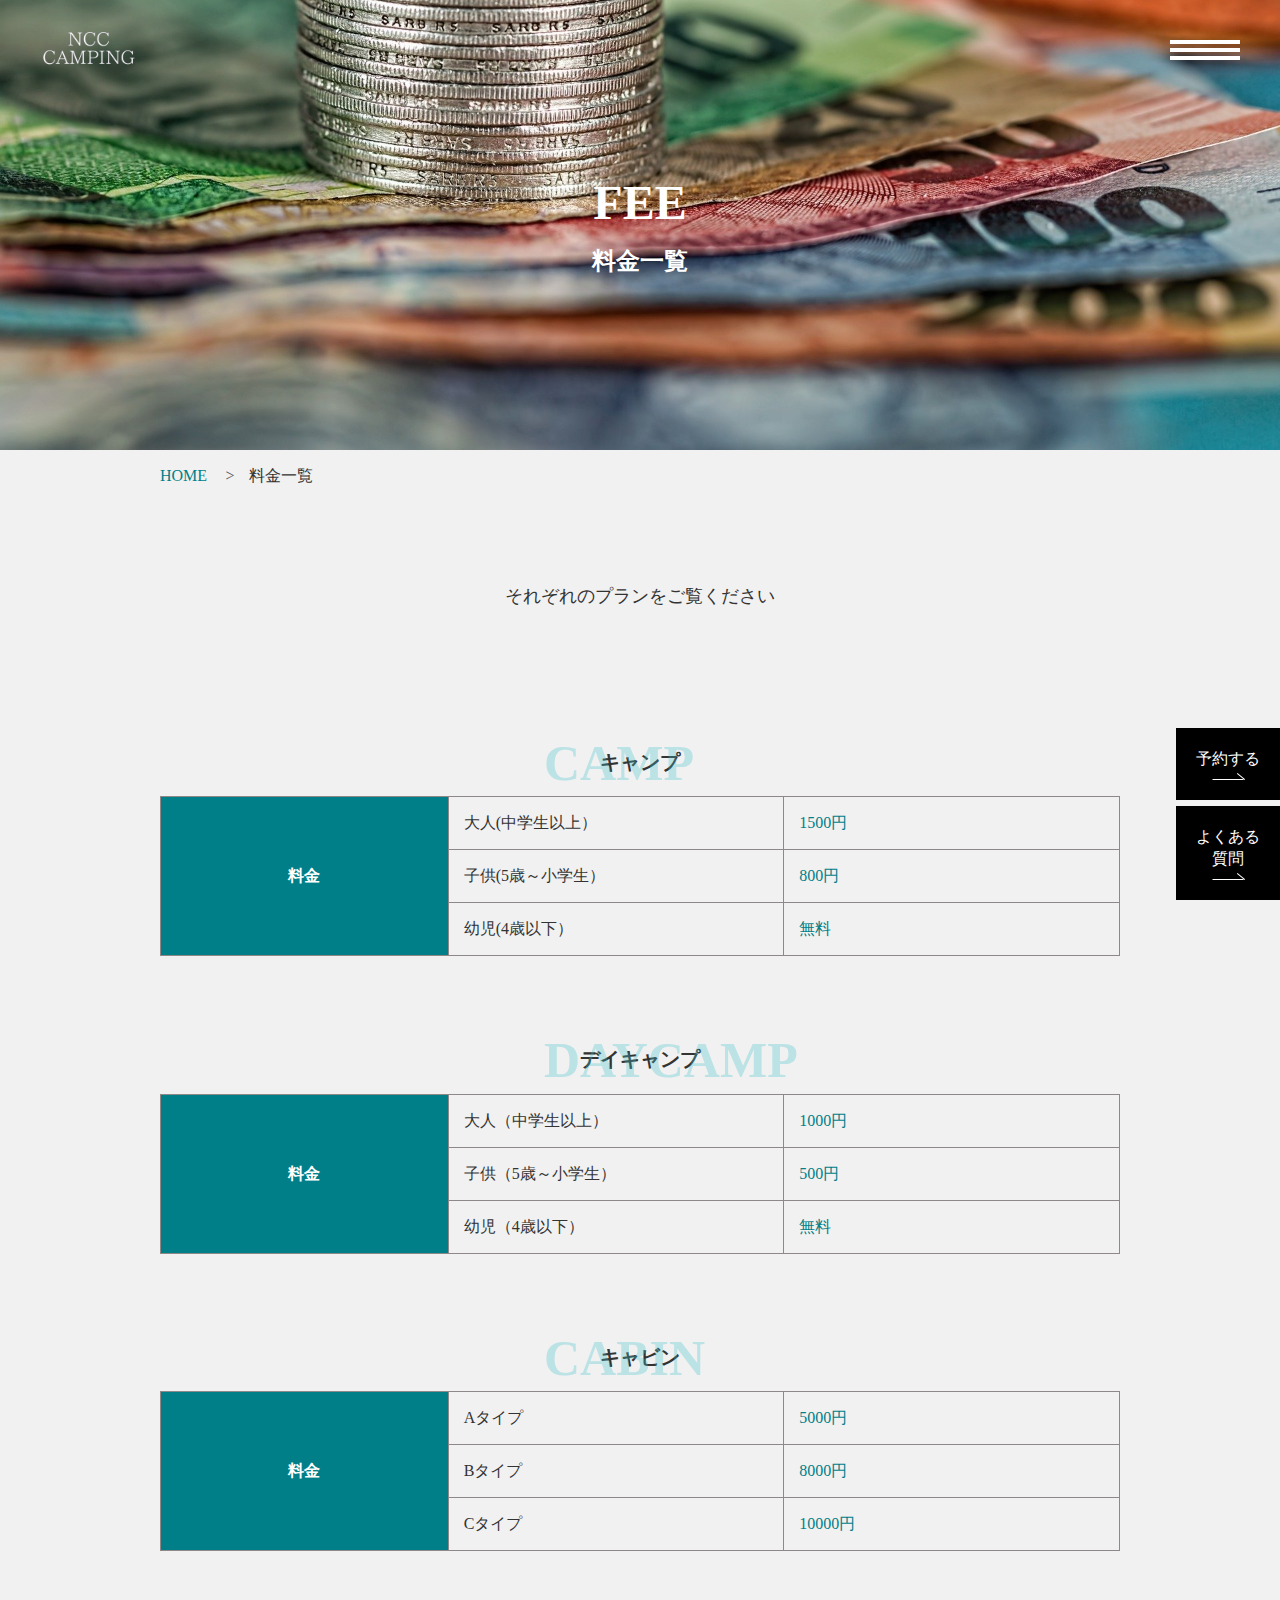
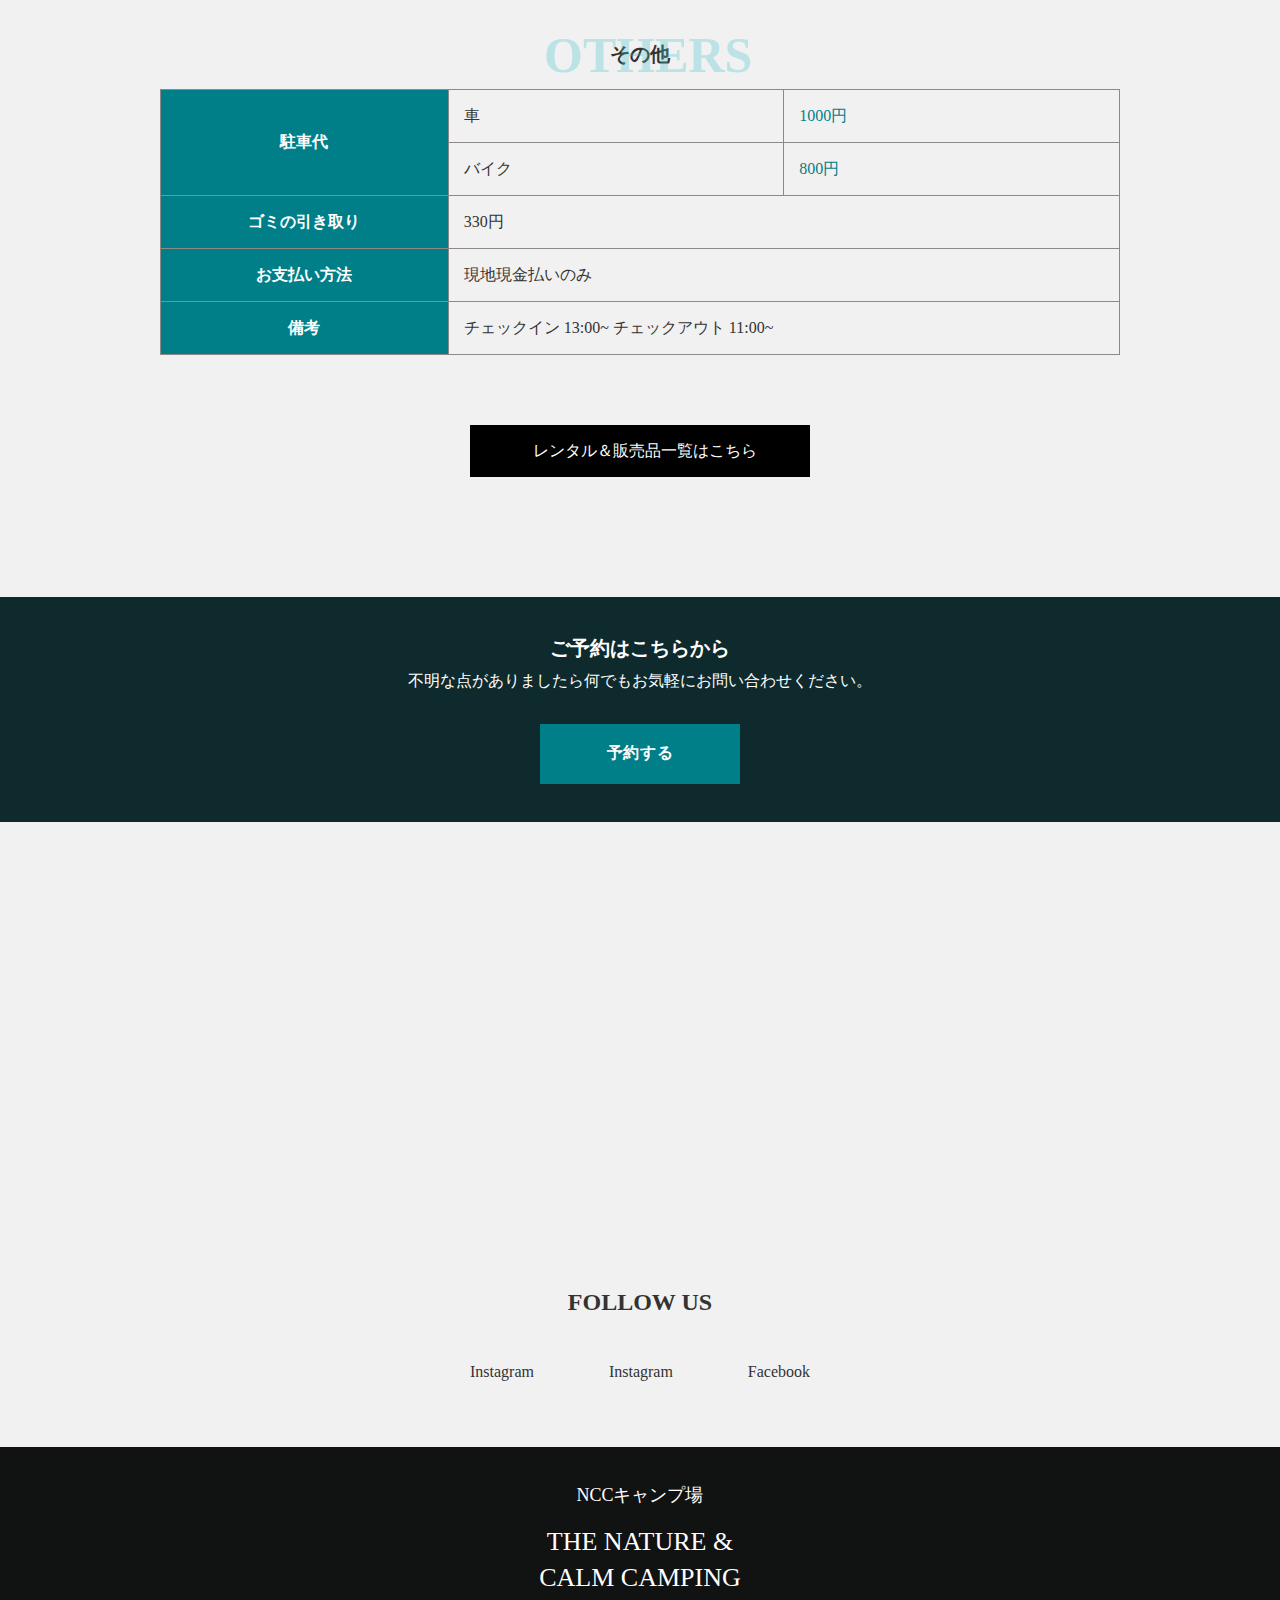
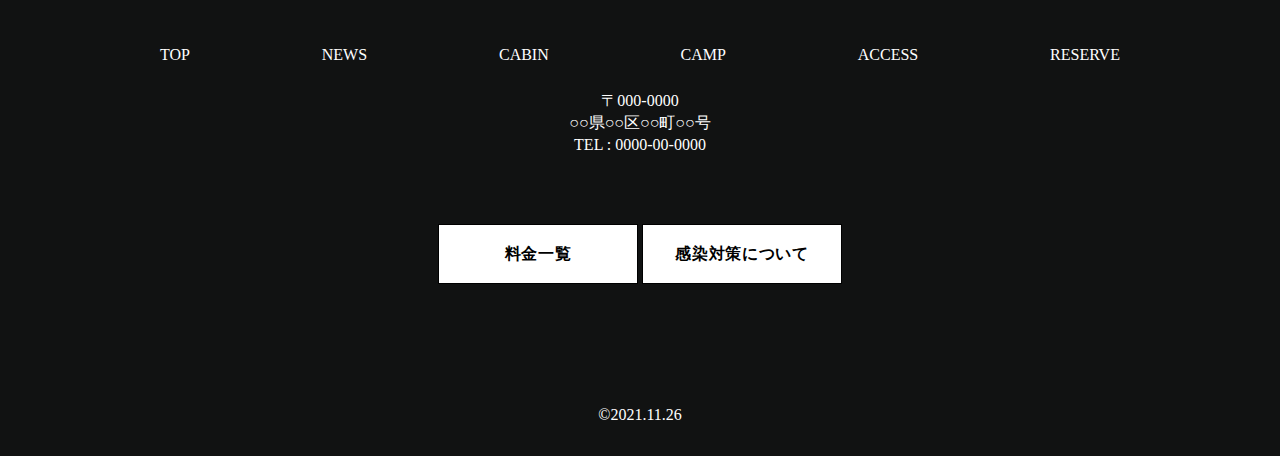
<file: fee.html>
<!DOCTYPE html>
<html lang="ja">

<head>
	<meta charset="UTF-8">
	<meta http-equiv="X-UA-Compatible" content="IE=edge">
	<!-- ogp start -->
	<meta property="og:title" content="NCCキャンプ場">
	<meta property="og:description" content="NCCキャンプ場料金ページ">
	<meta property="og:type" content="料金ページ">
	<meta property="og:url" content="#">
	<meta property="og:image" content="#">
	<meta property="og:site_name" content="NCCキャンプ場">
	<!-- ogp end -->
	<meta property="locale" content="ja_JP">
	<meta name="description" content="NCCキャンプ場Webサイト">
	<meta name="viewport" content="width=device-width, initial-scale=1.0">
	<link rel="stylesheet" href="https://pro.fontawesome.com/releases/v5.10.0/css/all.css"
		integrity="sha384-AYmEC3Yw5cVb3ZcuHtOA93w35dYTsvhLPVnYs9eStHfGJvOvKxVfELGroGkvsg+p" crossorigin="anonymous" />
	<link rel="stylesheet" href="./style.css">
	<title>NCCキャンプ場 | 料金</title>
</head>

<body>
	<header id="js-header" class="header">
		<div class="header__inner">
			<div class="header__logo">
				<a href="index.html">
					<img src="./logo.png" alt="NCCキャンプ場">
				</a>
			</div>
			<!-- ドロワー -->
			<nav class="drawer-icon">
				<div class="drawer-icon__bars">
					<div class="drawer-icon__bar1"></div>
					<div class="drawer-icon__bar2"></div>
					<div class="drawer-icon__bar3"></div>
				</div>
			</nav>
			<!-- ドロワー－ナビゲーション -->
			<div class="drawer-content">
				<div class="drawer-content__items">
					<div class="drawer-content__item"><a class="drawer-content__link" href="index.html">TOP</a></div>
					<div class="drawer-content__item"><a class="drawer-content__link" href="news.html">NEWS</a></div>
					<div class="drawer-content__item"><a class="drawer-content__link" href="cabin.html">CABIN</a></div>
					<div class="drawer-content__item"><a class="drawer-content__link" href="camp.html">CAMP</a></div>
					<div class="drawer-content__item"><a class="drawer-content__link" href="access.html">ACCESS</a></div>
					<div class="drawer-content__item"><a class="drawer-content__link" href="#">RESERVE</a></div>
					<div class="drawer-content__item"><a class="drawer-content__link" href="fee.html">料金一覧</a></div>
					<div class="drawer-content__item"><a class="drawer-content__link" href="post.html">感染対策について</a></div>
				</div>
			</div>
		</div>
	</header><!-- header -->


	<div class="fixed-link fixed-link--reserve">
		<a href="#">
			<p>予約する</p>
		</a>
	</div>

	<div class="fixed-link fixed-link--qa">
		<a href="#">
			<p>よくある<br>質問</p>
		</a>
	</div>

	<main id="contents" class="page-fee contents">
		<div class="hero-sub hero-sub--fee">
			<h1 class="hero-sub__heading">
				<p class="hero-sub__title-english">FEE</p>
				<span class="hero-sub__title-japanese">料金一覧</span>
			</h1>
		</div>
		<!-- hero -->
		<div class="c-breadcrumb">
			<div class="l-inner">
				<ol itemscope itemtype="https:schema.org/ListItem" class="c-breadcrumb__list">
					<!-- １つ目 -->
					<li itemprop="itemListElement" itemscope itemtype="https:schema.org/ListItem" class="c-breadcrumb__item">
						<a itemprop="item" class="c-breadcrumb__link" href="index.html">
							<span itemprop="name">HOME</span>
						</a>
						<meta itemprop="position" content="1" />
					</li>
					<li itemprop="itemListElement" itemscope itemtype="https:schema.org/ListItem" class="c-breadcrumb__item">
						<span itemprop="name">料金一覧</span>
						<meta itemprop="position" content="2" />
					</li>
				</ol>
			</div>
		</div>
		<!-- c-breadcrumb -->


		<section class="fee-catch">
			<div class="l-inner">
				<h2 class="fee-catch__title"></h2>
				<p class="fee-catch__lead">それぞれのプランをご覧ください</p>
			</div>
		</section>
		<!-- fee-catch -->

		<section class="fee">
			<div class="l-inner">
				<h3 class="fee__item-title" data-title="CAMP">キャンプ</h3>
				<div class="fee__item-table">
					<table>
						<tbody>
							<tr>
								<th rowspan="3">料金</th>
								<td>大人(中学生以上）</td>
								<td class="is-green">1500円</td>
							</tr>
							<tr>
								<td>子供(5歳～小学生）</td>
								<td class="is-green">800円</td>
							</tr>
							<tr>
								<td>幼児(4歳以下）</td>
								<td class="is-green">無料</td>
							</tr>
						</tbody>
					</table>
				</div>
				<h3 class="fee__item-title" data-title="DAYCAMP">デイキャンプ</h3>
				<div class="fee__item-table">
					<table>
						<tbody>
							<tr>
								<th rowspan="3">料金</th>
								<td>大人（中学生以上）</td>
								<td class="is-green">1000円</td>
							</tr>
							<tr>
								<td>子供（5歳～小学生）</td>
								<td class="is-green">500円</td>
							</tr>
							<tr>
								<td>幼児（4歳以下）</td>
								<td class="is-green">無料</td>
							</tr>
						</tbody>
					</table>
				</div>
				<h3 class="fee__item-title" data-title="CABIN">キャビン</h3>
				<div class="fee__item-table">
					<table>
						<tbody>
							<tr>
								<th rowspan="3">料金</th>
								<td>Aタイプ</td>
								<td class="is-green">5000円</td>
							</tr>
							<tr>
								<td>Bタイプ</td>
								<td class="is-green">8000円</td>
							</tr>
							<tr>
								<td>Cタイプ</td>
								<td class="is-green">10000円</td>
							</tr>
						</tbody>
					</table>
				</div>
				<h3 class="fee__item-title" data-title="OTHERS">その他</h3>
				<div class="fee__item-table">
					<table>
						<tbody>
							<tr>
								<th rowspan="2">駐車代</th>
								<td>車</td>
								<td class="is-green">1000円</td>
							</tr>
							<tr>
								<td>バイク</td>
								<td class="is-green">800円</td>
							</tr>
							<tr>
								<th rowspan="1">ゴミの引き取り</th>
								<td colspan="2">330円</td>
							</tr>
							<tr>
								<th rowspan="1">お支払い方法</th>
								<td colspan="2">現地現金払いのみ</td>
							</tr>
							<tr>
								<th rowspan="1">備考</th>
								<td colspan="2">チェックイン 13:00~  チェックアウト 11:00~</td>
							</tr>
						</tbody>
					</table>
				</div>

				<div class="fee__rental-link">
					<a href="./about-image.png" download="about-image.png">
						<i class="far fa-file"></i>レンタル＆販売品一覧はこちら
					</a>
				</div>

			</div>
		</section>


	<div class="cta">
		<h2 class="cta__title">ご予約はこちらから</h2>
		<p class="cta__lead">不明な点がありましたら何でもお気軽にお問い合わせください。</p>
		<div class="btn-area">
			<a href="#" class="btn btn--sub">予約する</a>
		</div>
	</div>
	<!-- cta -->

	<div class="image">
	</div>

	<div class="sns">
		<div class="l-inner">
			<p class="sns__lead">FOLLOW US</p>
			<ul class="sns__list">
				<li class="sns__twitter">
					<a href="#">
						<i class="fab fa-twitter"></i>
						<span>Instagram</span>
					</a>
				</li>
				<li class="sns__instagram">
					<a href="#">
						<i class="fab fa-instagram"></i>
						<span>Instagram</span>
					</a>
				</li>
				<li class="sns__facebook">
					<a href="#">
						<i class="fab fa-facebook"></i>
						<span>Facebook</span>
					</a>
				</li>
			</ul>
		</div>
	</div>
	<!-- sns -->

	</main><!-- contents -->

	<footer class="footer">
		<div class="l-inner">
			<div class="footer__logo">NCCキャンプ場</div>
			<p class="footer__lead">THE NATURE &<br>CALM CAMPING</p>
			<nav class="footer__nav">
				<ul>
					<li><a href="index.html">TOP</a></li>
					<li><a href="news.html">NEWS</a></li>
					<li><a href="cabin.html">CABIN</a></li>
					<li><a href="camp.html">CAMP</a></li>
					<li><a href="access.html">ACCESS</a></li>
					<li><a href="access.html">RESERVE</a></li>
				</ul>
			</nav>
			<div class="footer__description">
				<p>〒000-0000</p>
				<p>○○県○○区○○町○○号</p>
				<p>TEL : 0000-00-0000</p>
			</div>
			<div class="footer__btn-block">
				<a href="fee.html" class="btn">料金一覧</a>
				<a href="post.html" class="btn">感染対策について</a>
			</div>
		</div>
		<p class="footer__copyright">&copy;2021.11.26</p>
	</footer><!-- footer -->

	<script src="https://code.jquery.com/jquery-3.6.0.js" integrity="sha256-H+K7U5CnXl1h5ywQfKtSj8PCmoN9aaq30gDh27Xc0jk="
		crossorigin="anonymous"></script>
	<script src="./main.js"></script>
	</body>

	</html>
</file>
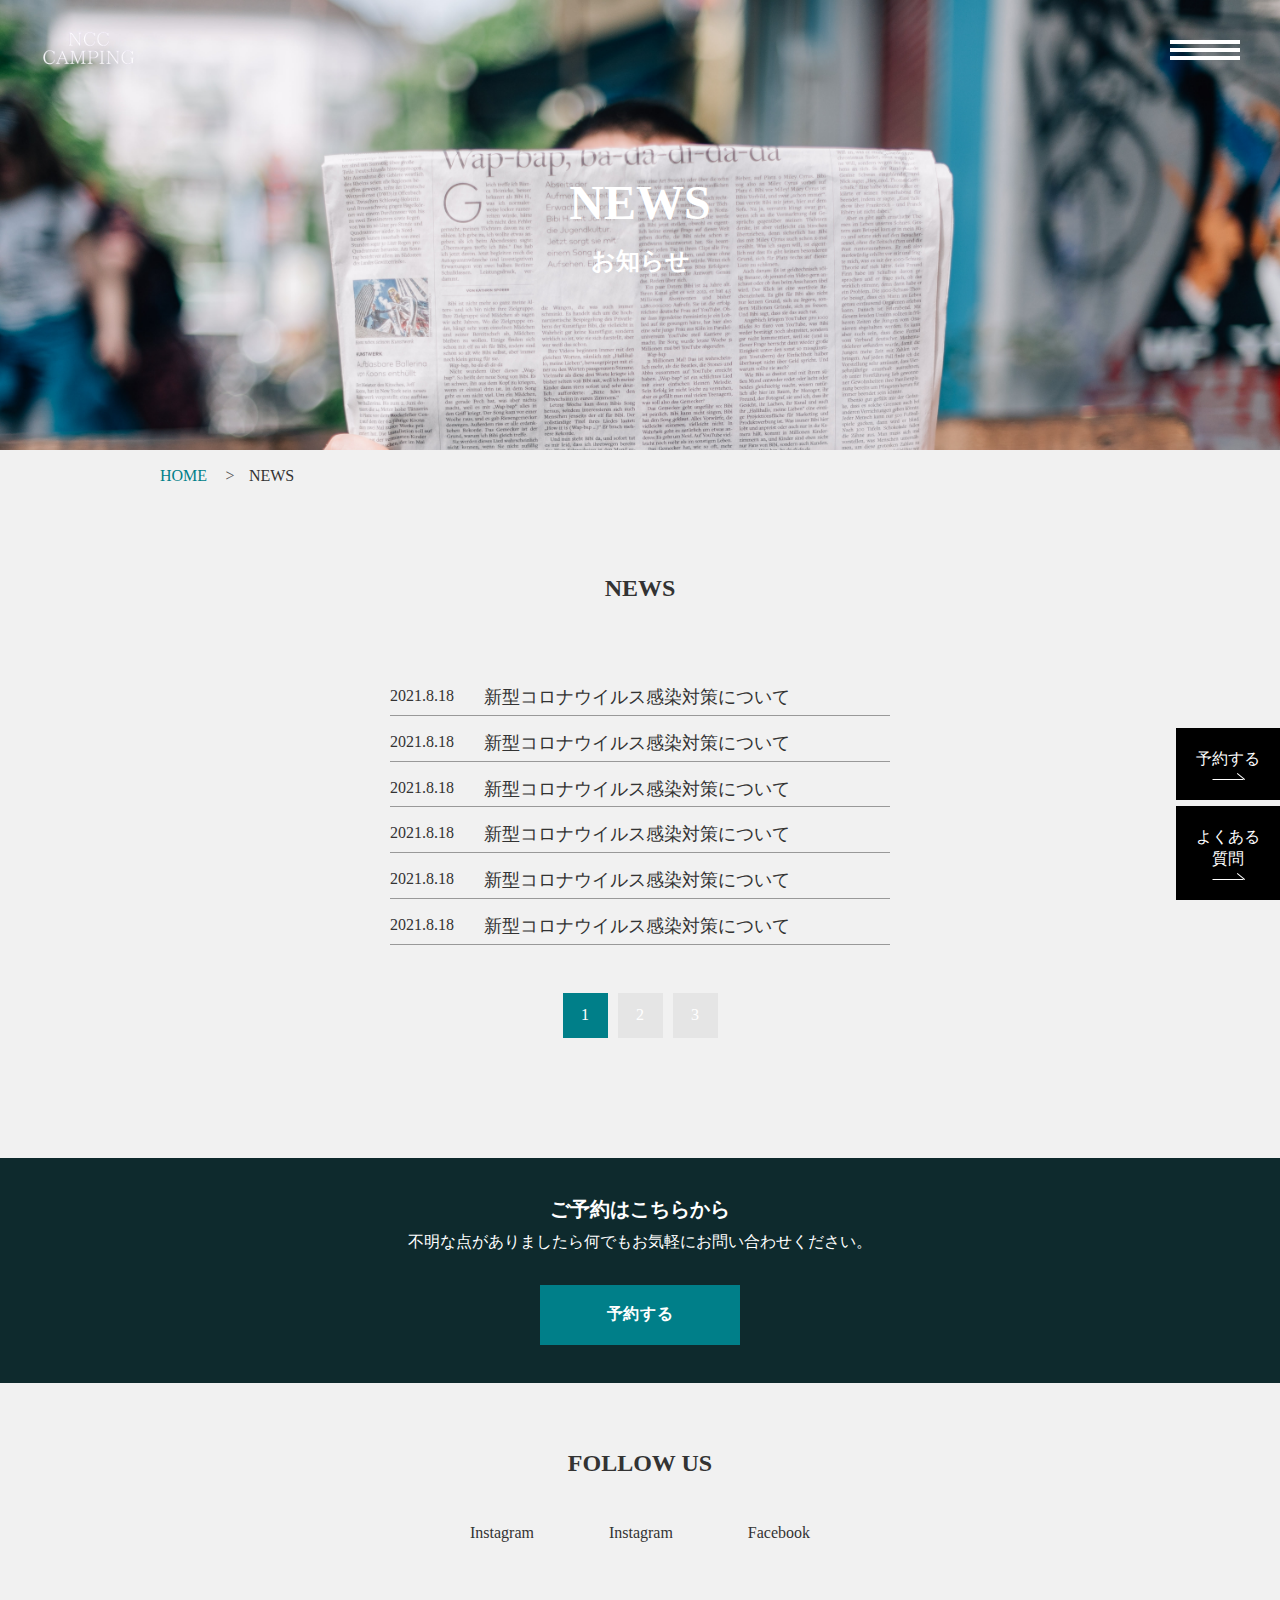
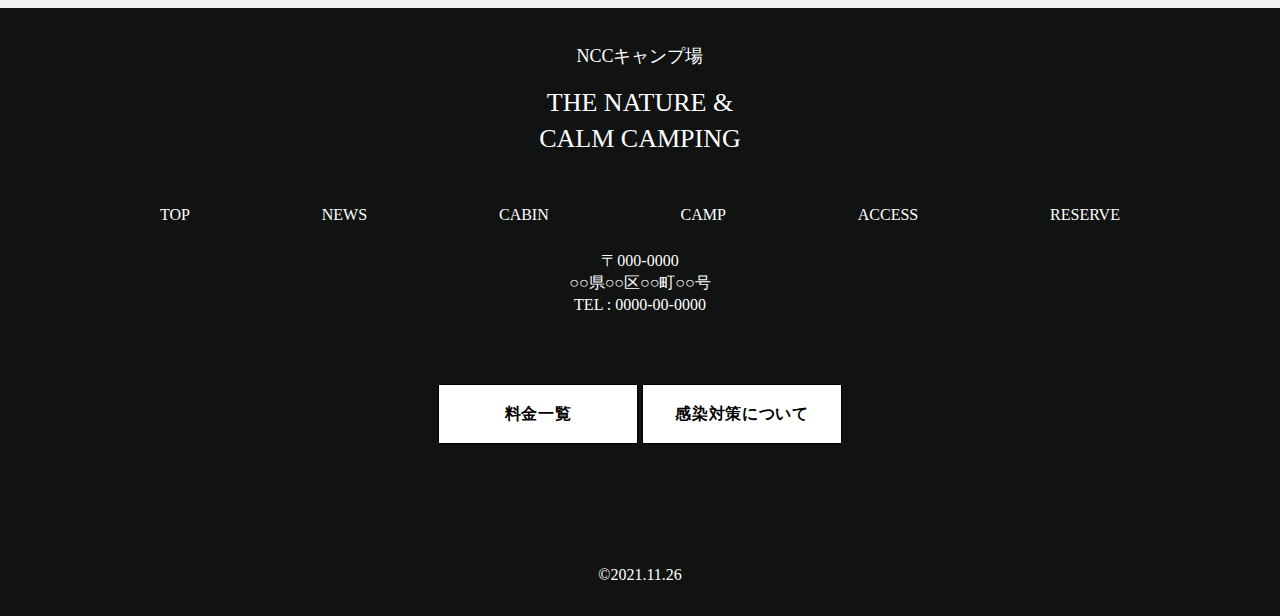
<file: news.html>
<!DOCTYPE html>
<html lang="ja">

<head>
	<meta charset="UTF-8">
	<meta http-equiv="X-UA-Compatible" content="IE=edge">
	<!-- ogp start -->
	<meta property="og:title" content="NCCキャンプ場">
	<meta property="og:description" content="NCCキャンプ場ニュースページ">
	<meta property="og:type" content="ニュースページ">
	<meta property="og:url" content="#">
	<meta property="og:image" content="#">
	<meta property="og:site_name" content="NCCキャンプ場">
	<!-- ogp end -->
	<meta property="locale" content="ja_JP">
	<meta name="description" content="NCCキャンプ場Webサイト">
	<meta name="viewport" content="width=device-width, initial-scale=1.0">
	<link rel="stylesheet" href="https://pro.fontawesome.com/releases/v5.10.0/css/all.css"
		integrity="sha384-AYmEC3Yw5cVb3ZcuHtOA93w35dYTsvhLPVnYs9eStHfGJvOvKxVfELGroGkvsg+p" crossorigin="anonymous" />
	<link rel="stylesheet" href="./style.css">
	<title>NCCキャンプ場 | ニュース</title>
</head>

<body>
	<header id="js-header" class="header">
		<div class="header__inner">
			<div class="header__logo">
				<a href="index.html">
					<img src="./logo.png" alt="NCCキャンプ場">
				</a>
			</div>
			<!-- ドロワー -->
			<nav class="drawer-icon">
				<div class="drawer-icon__bars">
					<div class="drawer-icon__bar1"></div>
					<div class="drawer-icon__bar2"></div>
					<div class="drawer-icon__bar3"></div>
				</div>
			</nav>
			<!-- ドロワー－ナビゲーション -->
			<div class="drawer-content">
				<div class="drawer-content__items">
					<div class="drawer-content__item"><a class="drawer-content__link" href="index.html">TOP</a></div>
					<div class="drawer-content__item"><a class="drawer-content__link" href="news.html">NEWS</a></div>
					<div class="drawer-content__item"><a class="drawer-content__link" href="cabin.html">CABIN</a></div>
					<div class="drawer-content__item"><a class="drawer-content__link" href="camp.html">CAMP</a></div>
					<div class="drawer-content__item"><a class="drawer-content__link" href="access.html">ACCESS</a></div>
					<div class="drawer-content__item"><a class="drawer-content__link" href="#">RESERVE</a></div>
					<div class="drawer-content__item"><a class="drawer-content__link" href="fee.html">料金一覧</a></div>
					<div class="drawer-content__item"><a class="drawer-content__link" href="post.html">新型コロナウイルス感染対策について</a></div>
				</div>
			</div>
		</div>
	</header><!-- header -->


	<div class="fixed-link fixed-link--reserve">
		<a href="#">
			<p>予約する</p>
		</a>
	</div>

	<div class="fixed-link fixed-link--qa">
		<a href="#">
			<p>よくある<br>質問</p>
		</a>
	</div>

	<main id="contents" class="page-news contents">
		<div class="hero-sub hero-sub--news">
			<h1 class="hero-sub__heading">
				<p class="hero-sub__title-english">NEWS</p>
				<span class="hero-sub__title-japanese">お知らせ</span>
			</h1>
		</div>
		<!-- hero -->

	<div class="c-breadcrumb">
			<div class="l-inner">
				<ol itemscope itemtype="https:schema.org/ListItem" class="c-breadcrumb__list">
					<!-- １つ目 -->
					<li itemprop="itemListElement" itemscope itemtype="https:schema.org/ListItem" class="c-breadcrumb__item">
						<a itemprop="item" class="c-breadcrumb__link" href="index.html">
							<span itemprop="name">HOME</span>
						</a>
						<meta itemprop="position" content="1" />
					</li>
					<li itemprop="itemListElement" itemscope itemtype="https:schema.org/ListItem" class="c-breadcrumb__item">
						<span itemprop="name">NEWS</span>
						<meta itemprop="position" content="2" />
					</li>
				</ol>
			</div>
		</div>
		<!-- c-breadcrumb -->

		<section class="news">
			<div class="l-inner">
				<h2 class="util-title">NEWS</h2>
				<dl class="news__list">
					<div class="news__list-item">
						<a href="post.html">
							<dt>2021.8.18</dt>
							<dd>新型コロナウイルス感染対策について</dd>
						</a>
					</div>
					<div class="news__list-item">
						<a href="post.html">
							<dt>2021.8.18</dt>
							<dd>新型コロナウイルス感染対策について</dd>
						</a>
					</div>
					<div class="news__list-item">
						<a href="post.html">
							<dt>2021.8.18</dt>
							<dd>新型コロナウイルス感染対策について</dd>
						</a>
					</div>
					<div class="news__list-item">
						<a href="post.html">
							<dt>2021.8.18</dt>
							<dd>新型コロナウイルス感染対策について</dd>
						</a>
					</div>
					<div class="news__list-item">
						<a href="post.html">
							<dt>2021.8.18</dt>
							<dd>新型コロナウイルス感染対策について</dd>
						</a>
					</div>
					<div class="news__list-item">
						<a href="post.html">
							<dt>2021.8.18</dt>
							<dd>新型コロナウイルス感染対策について</dd>
						</a>
					</div>
				</dl>
				<div class="pagination">
					<span class="pagination__item pagination__item--now">1</span>
					<a href="#" class="pagination__item pagination__item--next">2</a>
					<a href="#" class="pagination__item pagination__item--next">3</a>
				</div><!-- pagination -->
			</div>
		</section>
		<!-- news -->


	<div class="cta">
		<div class="l-inner">
			<h2 class="cta__title">ご予約はこちらから</h2>
			<p class="cta__lead">不明な点がありましたら何でもお気軽にお問い合わせください。</p>
			<div class="btn-area">
				<a href="#" class="btn btn--sub">予約する</a>
			</div>
		</div>
	</div>
	<!-- cta -->

	<div class="sns">
		<div class="l-inner">
			<p class="sns__lead">FOLLOW US</p>
			<ul class="sns__list">
				<li class="sns__twitter">
					<a href="#">
						<i class="fab fa-twitter"></i>
						<span>Instagram</span>
					</a>
				</li>
				<li class="sns__instagram">
					<a href="#">
						<i class="fab fa-instagram"></i>
						<span>Instagram</span>
					</a>
				</li>
				<li class="sns__facebook">
					<a href="#">
						<i class="fab fa-facebook"></i>
						<span>Facebook</span>
					</a>
				</li>
			</ul>
		</div>
	</div>
	<!-- sns -->

	</main><!-- contents -->

	<footer class="footer">
		<div class="l-inner">
			<div class="footer__logo">NCCキャンプ場</div>
			<p class="footer__lead">THE NATURE &<br>CALM CAMPING</p>
			<nav class="footer__nav">
				<ul>
					<li><a href="index.html">TOP</a></li>
					<li><a href="news.html">NEWS</a></li>
					<li><a href="cabin.html">CABIN</a></li>
					<li><a href="camp.html">CAMP</a></li>
					<li><a href="access.html">ACCESS</a></li>
					<li><a href="access.html">RESERVE</a></li>
				</ul>
			</nav>
			<div class="footer__description">
				<p>〒000-0000</p>
				<p>○○県○○区○○町○○号</p>
				<p>TEL : 0000-00-0000</p>
			</div>
			<div class="footer__btn-block">
				<a href="fee.html" class="btn">料金一覧</a>
				<a href="post.html" class="btn">感染対策について</a>
			</div>
		</div>
		<p class="footer__copyright">&copy;2021.11.26</p>
	</footer><!-- footer -->

	<script src="https://code.jquery.com/jquery-3.6.0.js" integrity="sha256-H+K7U5CnXl1h5ywQfKtSj8PCmoN9aaq30gDh27Xc0jk="
		crossorigin="anonymous"></script>
	<script src="./main.js"></script>
	</body>

	</html>
</file>
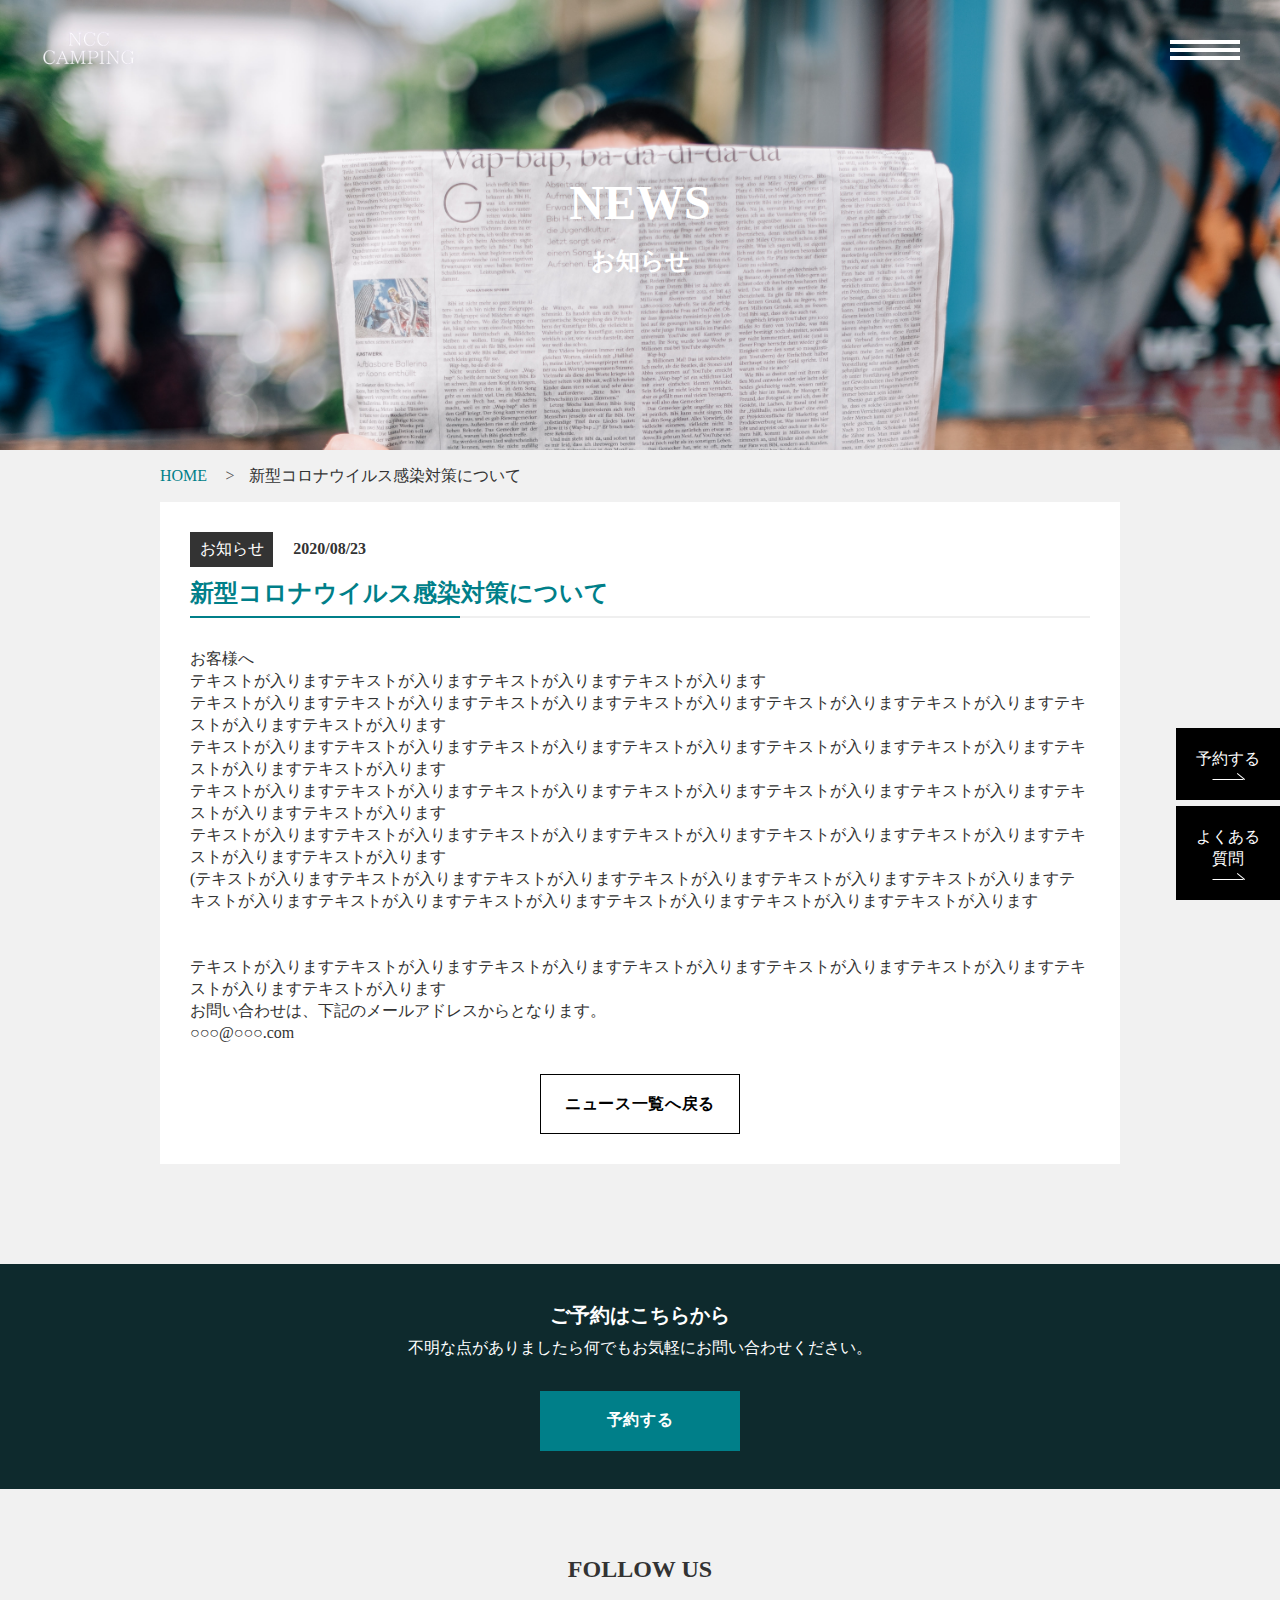
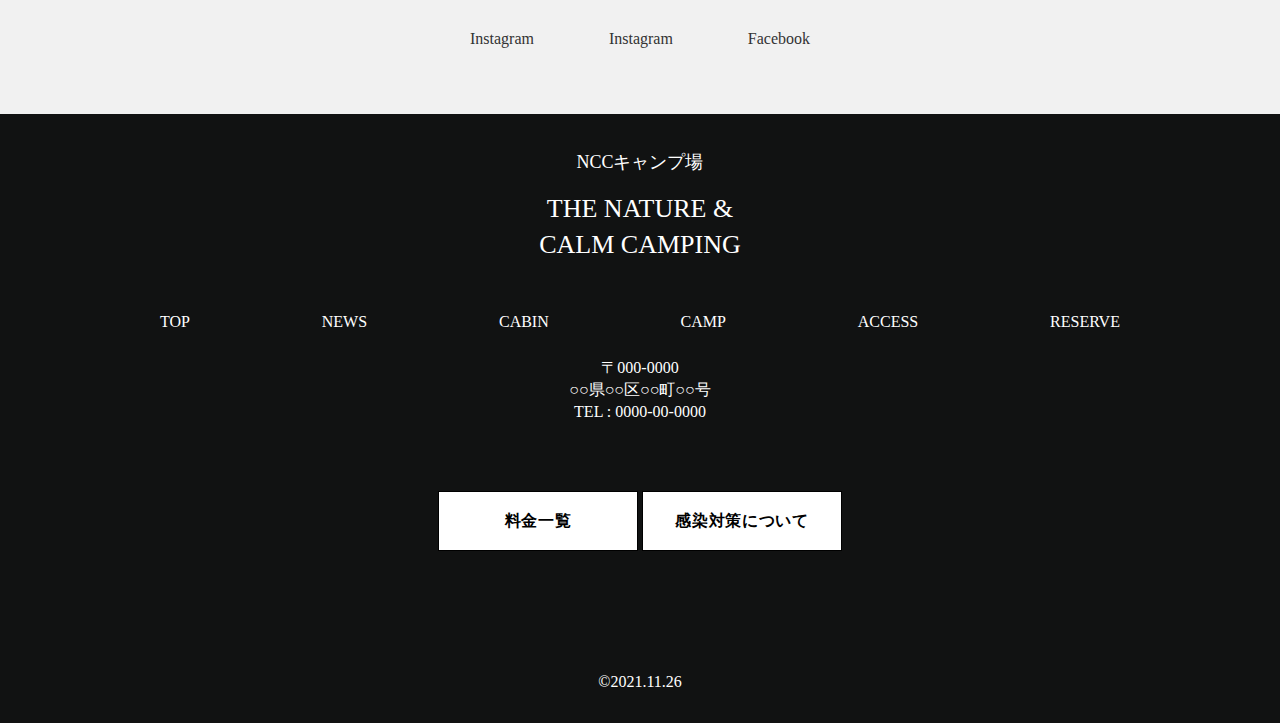
<file: post.html>
<!DOCTYPE html>
<html lang="ja">

<head>
	<meta charset="UTF-8">
	<meta http-equiv="X-UA-Compatible" content="IE=edge">
	<!-- ogp start -->
	<meta property="og:title" content="NCCキャンプ場">
	<meta property="og:description" content="NCCキャンプ場ポストページ">
	<meta property="og:type" content="ポストページ">
	<meta property="og:url" content="#">
	<meta property="og:image" content="#">
	<meta property="og:site_name" content="NCCキャンプ場">
	<!-- ogp end -->
	<meta property="locale" content="ja_JP">
	<meta name="description" content="NCCキャンプ場Webサイト">
	<meta name="viewport" content="width=device-width, initial-scale=1.0">
	<link rel="stylesheet" href="https://pro.fontawesome.com/releases/v5.10.0/css/all.css"
		integrity="sha384-AYmEC3Yw5cVb3ZcuHtOA93w35dYTsvhLPVnYs9eStHfGJvOvKxVfELGroGkvsg+p" crossorigin="anonymous" />
	<link rel="stylesheet" href="./style.css">
	<title>NCCキャンプ場 | 緊急事態宣言への対応につきまして</title>
</head>

<body>
	<header id="js-header" class="header">
		<div class="header__inner">
			<div class="header__logo">
				<a href="index.html">
					<img src="./logo.png" alt="NCCキャンプ場">
				</a>
			</div>
			<!-- ドロワー -->
			<nav class="drawer-icon">
				<div class="drawer-icon__bars">
					<div class="drawer-icon__bar1"></div>
					<div class="drawer-icon__bar2"></div>
					<div class="drawer-icon__bar3"></div>
				</div>
			</nav>
			<!-- ドロワー－ナビゲーション -->
			<div class="drawer-content">
				<div class="drawer-content__items">
					<div class="drawer-content__item"><a class="drawer-content__link" href="index.html">TOP</a></div>
					<div class="drawer-content__item"><a class="drawer-content__link" href="news.html">NEWS</a></div>
					<div class="drawer-content__item"><a class="drawer-content__link" href="cabin.html">CABIN</a></div>
					<div class="drawer-content__item"><a class="drawer-content__link" href="camp.html">CAMP</a></div>
					<div class="drawer-content__item"><a class="drawer-content__link" href="access.html">ACCESS</a></div>
					<div class="drawer-content__item"><a class="drawer-content__link" href="#">RESERVE</a></div>
					<div class="drawer-content__item"><a class="drawer-content__link" href="fee.html">料金一覧</a></div>
					<div class="drawer-content__item"><a class="drawer-content__link" href="post.html">感染対策について</a></div>
				</div>
			</div>
		</div>
	</header><!-- header -->


	<div class="fixed-link fixed-link--reserve">
		<a href="#">
			<p>予約する</p>
		</a>
	</div>

	<div class="fixed-link fixed-link--qa">
		<a href="#">
			<p>よくある<br>質問</p>
		</a>
	</div>
	
	<main id="contents" class="page-post contents">
		<div class="hero-sub hero-sub--news">
			<h1 class="hero-sub__heading">
				<p class="hero-sub__title-english">NEWS</p>
				<span class="hero-sub__title-japanese">お知らせ</span>
			</h1>
		</div>
		<!-- hero -->


		<div class="c-breadcrumb">
			<div class="l-inner">
				<ol itemscope itemtype="https:schema.org/ListItem" class="c-breadcrumb__list">
					<!-- １つ目 -->
					<li itemprop="itemListElement" itemscope itemtype="https:schema.org/ListItem" class="c-breadcrumb__item">
						<a itemprop="item" class="c-breadcrumb__link" href="index.html">
							<span itemprop="name">HOME</span>
						</a>
						<meta itemprop="position" content="1" />
					</li>
					<li itemprop="itemListElement" itemscope itemtype="https:schema.org/ListItem" class="c-breadcrumb__item">
						<span itemprop="name">新型コロナウイルス感染対策について</span>
						<meta itemprop="position" content="2" />
					</li>
				</ol>
			</div>
		</div>
		<!-- c-breadcrumb -->



		<section class="post">
			<div class="l-inner">
				<div class="post__meta">
					<p class="post__label">お知らせ</p>
					<span class="post__date">2020/08/23</span>
				</div>
				<h1 class="post__head">新型コロナウイルス感染対策について</h1>
				<div class="post__content">
					<p>
						お客様へ<br>

						テキストが入りますテキストが入りますテキストが入りますテキストが入ります<br>

						テキストが入りますテキストが入りますテキストが入りますテキストが入りますテキストが入りますテキストが入りますテキストが入りますテキストが入ります<br>
						テキストが入りますテキストが入りますテキストが入りますテキストが入りますテキストが入りますテキストが入りますテキストが入りますテキストが入ります<br>
						テキストが入りますテキストが入りますテキストが入りますテキストが入りますテキストが入りますテキストが入りますテキストが入りますテキストが入ります<br>
						テキストが入りますテキストが入りますテキストが入りますテキストが入りますテキストが入りますテキストが入りますテキストが入りますテキストが入ります<br>


						(テキストが入りますテキストが入りますテキストが入りますテキストが入りますテキストが入りますテキストが入りますテキストが入りますテキストが入りますテキストが入りますテキストが入りますテキストが入りますテキストが入ります<br><br><br>
						テキストが入りますテキストが入りますテキストが入りますテキストが入りますテキストが入りますテキストが入りますテキストが入りますテキストが入ります<br>

						お問い合わせは、下記のメールアドレスからとなります。<br>
						○○○@○○○.com
					</p>
				</div>
				<div class="btn-area"><a href="news.html" class="btn">ニュース一覧へ戻る</a></div>
			</div>

		</section>


	<div class="cta">
		<div class="l-inner">
			<h2 class="cta__title">ご予約はこちらから</h2>
			<p class="cta__lead">不明な点がありましたら何でもお気軽にお問い合わせください。</p>
			<div class="btn-area">
				<a href="#" class="btn btn--sub">予約する</a>
			</div>
		</div>
	</div>
	<!-- cta -->

	<div class="sns">
		<div class="l-inner">
			<p class="sns__lead">FOLLOW US</p>
			<ul class="sns__list">
				<li class="sns__twitter">
					<a href="#">
						<i class="fab fa-twitter"></i>
						<span>Instagram</span>
					</a>
				</li>
				<li class="sns__instagram">
					<a href="#">
						<i class="fab fa-instagram"></i>
						<span>Instagram</span>
					</a>
				</li>
				<li class="sns__facebook">
					<a href="#">
						<i class="fab fa-facebook"></i>
						<span>Facebook</span>
					</a>
				</li>
			</ul>
		</div>
	</div>
	<!-- sns -->

	</main><!-- contents -->

	<footer class="footer">
		<div class="l-inner">
			<div class="footer__logo">NCCキャンプ場</div>
			<p class="footer__lead">THE NATURE &<br>CALM CAMPING</p>
			<nav class="footer__nav">
				<ul>
					<li><a href="index.html">TOP</a></li>
					<li><a href="news.html">NEWS</a></li>
					<li><a href="cabin.html">CABIN</a></li>
					<li><a href="camp.html">CAMP</a></li>
					<li><a href="access.html">ACCESS</a></li>
					<li><a href="access.html">RESERVE</a></li>
				</ul>
			</nav>
			<div class="footer__description">
				<p>〒000-0000</p>
				<p>○○県○○区○○町○○号</p>
				<p>TEL : 0000-00-0000</p>
			</div>
			<div class="footer__btn-block">
				<a href="fee.html" class="btn">料金一覧</a>
				<a href="post.html" class="btn">感染対策について</a>
			</div>
		</div>
		<p class="footer__copyright">&copy;2021.11.26</p>
	</footer><!-- footer -->

	<script src="https://code.jquery.com/jquery-3.6.0.js" integrity="sha256-H+K7U5CnXl1h5ywQfKtSj8PCmoN9aaq30gDh27Xc0jk="
		crossorigin="anonymous"></script>
	<script src="./main.js"></script>
	</body>
	</html>
</file>
<file: style.css>
@charset "UTF-8";
@-webkit-keyframes fadeIn {
  0% {
    opacity: 0;
  }
  100% {
    opacity: 1;
  }
}
@keyframes fadeIn {
  0% {
    opacity: 0;
  }
  100% {
    opacity: 1;
  }
}

*,
*::before,
*::after {
  -webkit-box-sizing: border-box;
  box-sizing: border-box;
}

html {
  font-size: 62.5%;
}

body {
  font-family: "游明朝体", "Yu Mincho", YuMincho, "ヒラギノ明朝 Pro", "Hiragino Mincho Pro", "MS P明朝", "MS PMincho", serif;
  font-size: 1.6rem;
  font-weight: 500;
  line-height: 1.375;
  letter-spacing: 0;
  background: #fff;
  color: #333;
  -webkit-font-smoothing: antialiased;
  -moz-osx-font-smoothing: grayscale;
  overflow-x: hidden;
  overflow-wrap: break-word;
  min-height: 100vh;
  min-height: -webkit-fill-available;
}

a {
  color: inherit;
  outline: none;
}

img {
  max-width: 100%;
  height: auto;
  border: none;
  vertical-align: top;
}

video {
  max-width: 100%;
  height: auto;
}

a {
  text-decoration: none;
}

::-moz-selection {
  background-color: #EDEDED;
  color: gray;
}

::selection {
  background-color: #EDEDED;
  color: gray;
}

article,
aside,
footer,
header,
nav,
section,
main {
  display: block;
}

h1,
h2,
h3,
h4,
h5,
h6,
a,
p,
span,
em,
small,
strong,
sub,
sup,
mark,
del,
ins,
strike,
abbr,
dfn,
blockquote,
q,
cite,
code,
pre,
ol,
ul,
li,
dl,
dt,
dd,
div,
section,
article,
main,
aside,
nav,
header,
hgroup,
footer,
img,
figure,
figcaption,
address,
time,
audio,
video,
canvas,
iframe,
details,
summary,
fieldset,
form,
label,
legend,
table,
caption,
tbody,
tfoot,
thead,
tr,
th,
td,
body {
  margin: 0;
  padding: 0;
  border: 0;
}

ul,
ol {
  list-style: none;
}

blockquote,
q {
  quotes: none;
}

blockquote::after,
blockquote::before,
q::after,
q::before {
  content: "";
  content: none;
}

address {
  font-style: normal;
}

.footer {
  background-color: #111212;
  color: #fff;
}

.footer__logo {
  padding: 36px 0 16px 0;
  font-size: 1.8rem;
  text-align: center;
}

.footer__lead {
  padding-bottom: 24px;
  font-size: 2.6rem;
  text-align: center;
}

@media (max-width: 767px) {
  .footer__lead {
    font-size: 2.0rem;
  }
}

.footer__nav {
  padding: 24px 0;
  max-width: 960px;
}

.footer__nav ul {
  display: -webkit-box;
  display: -ms-flexbox;
  display: flex;
  -webkit-box-pack: justify;
      -ms-flex-pack: justify;
          justify-content: space-between;
  -ms-flex-wrap: wrap;
      flex-wrap: wrap;
}

.footer__nav ul li:hover {
  opacity: 0.6;
}

.footer__description {
  padding-bottom: 68px;
  text-align: center;
}

.footer__copyright {
  text-align: center;
  padding-bottom: 30px;
}

.footer__btn-block {
  text-align: center;
}

@media (max-width: 767px) {
  .footer__btn-block a {
    margin-bottom: 5px;
  }
}

.header {
  position: fixed;
  top: 0;
  left: 0;
  z-index: 20;
}

.header__logo {
  width: 100px;
}

.header__inner {
  padding: 0 40px;
  max-width: 1140px;
  margin: 0 auto;
  display: -webkit-box;
  display: -ms-flexbox;
  display: flex;
}

.l-inner {
  max-width: 960px;
  margin: 0 auto;
  padding-bottom: 120px;
}

@media (max-width: 959px) {
  .l-inner {
    padding-right: 24px;
    padding-left: 16px;
  }
}

@media (max-width: 767px) {
  .l-inner {
    padding-right: 24px;
    padding-left: 16px;
  }
}

.btn {
  display: inline-block;
  vertical-align: middle;
  width: 200px;
  max-width: 100%;
  border: 1px solid #000;
  color: #000;
  letter-spacing: 0.04em;
  font-weight: 600;
  line-height: 58px;
  height: 60px;
  margin: 0;
  background-color: #fff;
  text-decoration: none;
  font-size: 1.6rem;
  text-align: center;
  -webkit-appearance: none;
  -webkit-transition: all 0.3s ease 0s;
  transition: all 0.3s ease 0s;
}

.btn--sub {
  border: none;
  color: #fff;
  background-color: #007F89;
}

.btn:not(:disabled) {
  cursor: pointer;
}

.btn:hover, .btn:focus {
  outline: none;
  opacity: 0.6;
}

.btn::-moz-foucus-inner {
  padding: 0;
  border: none;
}

.btn-area {
  text-align: center;
}

.btn--footer {
  background-color: #007F89;
}

.logo {
  line-height: 1;
}

.logo__img {
  display: block;
}

.drawer-icon {
  position: fixed;
  top: 40px;
  right: 40px;
  -webkit-transition: all 1s ease;
  transition: all 1s ease;
  z-index: 100;
}

.drawer-icon--open .drawer-icon__bar1 {
  -webkit-transform: rotate(-405deg);
          transform: rotate(-405deg);
  top: 8px;
}

.drawer-icon--open .drawer-icon__bar2 {
  display: none;
}

.drawer-icon--open .drawer-icon__bar3 {
  -webkit-transform: rotate(405deg);
          transform: rotate(405deg);
  top: 8px;
}

.drawer-icon__bars {
  display: block;
  position: relative;
  width: 70px;
  height: 70px;
}

.drawer-icon__bar1, .drawer-icon__bar2, .drawer-icon__bar3 {
  position: absolute;
  top: 0;
  left: 0;
  width: 70px;
  height: 4px;
  background: #fff;
  -webkit-transition: all 1s ease;
  transition: all 1s ease;
}

.drawer-icon__bar1 {
  top: 0;
}

.drawer-icon__bar2 {
  top: 8px;
}

.drawer-icon__bar3 {
  top: 16px;
}

.drawer-content {
  position: fixed;
  top: 0;
  right: 0;
  width: 100%;
  height: 100%;
  background-color: #0E2A2D;
  -webkit-transform: translateY(-1000px);
          transform: translateY(-1000px);
  -webkit-transition: all 1s ease;
  transition: all 1s ease;
  display: -webkit-box;
  display: -ms-flexbox;
  display: flex;
  -webkit-box-orient: vertical;
  -webkit-box-direction: normal;
      -ms-flex-direction: column;
          flex-direction: column;
  -webkit-box-pack: center;
      -ms-flex-pack: center;
          justify-content: center;
  -webkit-box-align: center;
      -ms-flex-align: center;
          align-items: center;
  z-index: 40;
}

.drawer-content--open {
  -webkit-transform: translateX(0);
          transform: translateX(0);
}

.drawer-content__item {
  text-align: center;
}

.drawer-content__item a {
  display: block;
  margin-bottom: 20px;
  font-weight: bold;
  font-size: 2.2rem;
  color: #fff;
  background-color: #0E2A2D;
}

.util-title {
  font-size: 2.4rem;
  font-weight: bold;
  text-align: center;
  padding-top: 70px;
  padding-bottom: 80px;
}

.hero-sub {
  width: 100%;
  height: 450px;
  background-image: url(./news-page.png);
  background-size: cover;
  display: -webkit-box;
  display: -ms-flexbox;
  display: flex;
  -webkit-box-orient: vertical;
  -webkit-box-direction: normal;
      -ms-flex-direction: column;
          flex-direction: column;
  -webkit-box-pack: center;
      -ms-flex-pack: center;
          justify-content: center;
  -webkit-box-align: center;
      -ms-flex-align: center;
          align-items: center;
}

.hero-sub__heading {
  text-align: center;
  color: #fff;
}

.hero-sub__title-english {
  font-size: 4.8rem;
}

.hero-sub__title-japanese {
  font-size: 2.4rem;
}

.hero-sub--news {
  background-image: url(./new-page.jpg);
}

.hero-sub--cabin {
  background-image: url(./service-cabin.png);
  background-position: 50%;
}

.hero-sub--camp {
  background-image: url(./service-camp.png);
  background-position: bottom;
}

.hero-sub--access {
  background-image: url(./access-page.jpg);
  background-position: bottom;
}

.hero-sub--fee {
  background-image: url(./fee-page.jpg);
  background-position: bottom;
}

.cta {
  padding: 38px 0;
  background-color: #0E2A2D;
  text-align: center;
  color: #fff;
}

.cta .l-inner {
  padding-bottom: 0px;
}

.cta__title {
  padding-bottom: 8px;
  font-size: 2.0rem;
  font-weight: bold;
}

.cta__lead {
  padding-bottom: 32px;
}

.sns {
  max-width: 340px;
  margin: 0 auto;
  padding: 64px 0;
}

.sns .l-inner {
  padding-bottom: 0px;
}

.sns__lead {
  padding-bottom: 42px;
  font-size: 2.4rem;
  font-weight: bold;
  text-align: center;
}

.sns__list {
  display: -webkit-box;
  display: -ms-flexbox;
  display: flex;
  -webkit-box-pack: justify;
      -ms-flex-pack: justify;
          justify-content: space-between;
}

.sns__list li i {
  display: block;
  text-align: center;
}

.sns__twitter:hover {
  color: #1d9bf0;
}

.sns__instagram:hover {
  color: #F26939;
}

.sns__facebook:hover {
  color: #1877f2;
}

.pagination {
  display: -webkit-box;
  display: -ms-flexbox;
  display: flex;
  -webkit-box-align: center;
      -ms-flex-align: center;
          align-items: center;
  -webkit-box-pack: center;
      -ms-flex-pack: center;
          justify-content: center;
}

.pagination__item {
  width: 45px;
  height: 45px;
  display: -webkit-box;
  display: -ms-flexbox;
  display: flex;
  -webkit-box-align: center;
      -ms-flex-align: center;
          align-items: center;
  -webkit-box-pack: center;
      -ms-flex-pack: center;
          justify-content: center;
}

.pagination__item:not(:nth-of-type(2)) {
  margin-right: 10px;
}

.pagination__item--now {
  background-color: #007F89;
  color: #fff;
}

.pagination__item--next {
  background: #E5E5E5;
  color: #333;
  -webkit-transition-duration: 2s;
          transition-duration: 2s;
  -webkit-transition: all .3s ease-out;
  transition: all .3s ease-out;
  color: #fff;
}

.pagination__item--next:hover {
  background-color: #007F89;
  color: #fff;
}

.c-breadcrumb {
  padding: 15px 0;
}

.c-breadcrumb .l-inner {
  padding-bottom: 0;
}

.c-breadcrumb a {
  color: #007F89;
}

.c-breadcrumb__list {
  display: -webkit-box;
  display: -ms-flexbox;
  display: flex;
}

.c-breadcrumb__item:not(:last-child):after {
  content: ">";
  padding: 0 .9em;
  color: #555;
}

.c-breadcrumb__link:hover {
  border-bottom: 1px solid #007F89;
}

.fixed-link {
  position: fixed;
  background-color: #000;
  padding: 20px 20px 30px 20px;
}

.fixed-link--reserve {
  bottom: 100px;
  right: 0px;
}

.fixed-link--qa {
  bottom: 0;
  right: 0px;
}

.fixed-link:hover {
  opacity: 0.8;
}

.fixed-link p {
  position: relative;
  color: #fff;
  text-align: center;
}

.fixed-link p::before {
  content: "";
  position: absolute;
  bottom: -10px;
  left: 50%;
  -webkit-transform: translateX(-50%);
          transform: translateX(-50%);
  width: 31px;
  height: 1px;
  background-color: #fff;
}

.fixed-link p::after {
  content: "";
  position: absolute;
  bottom: -7px;
  left: 40px;
  -webkit-transform: rotate(-140deg);
          transform: rotate(-140deg);
  width: 10px;
  height: 1px;
  background-color: #fff;
}

.fixed-link:nth-child(2) {
  bottom: 100px;
}

.page-index {
  background-color: #f1f1f1;
}

.hero {
  display: -webkit-box;
  display: -ms-flexbox;
  display: flex;
  -webkit-box-orient: vertical;
  -webkit-box-direction: normal;
      -ms-flex-direction: column;
          flex-direction: column;
  -webkit-box-pack: center;
      -ms-flex-pack: center;
          justify-content: center;
  -webkit-box-align: center;
      -ms-flex-align: center;
          align-items: center;
  width: 100%;
  height: 100vh;
  background-image: url(./hero-image.png);
  background-size: cover;
  background-attachment: fixed;
}

@media (max-width: 767px) {
  .hero {
    background-position: bottom;
  }
}

.hero__title {
  font-size: 7.2rem;
  color: #fff;
  font-weight: bold;
  text-align: center;
}

@media (max-width: 767px) {
  .hero__title {
    font-size: 3.8rem;
  }
}

.covid {
  background-color: #0E2A2D;
  padding: 56px 0;
  display: -webkit-box;
  display: -ms-flexbox;
  display: flex;
  -webkit-box-orient: vertical;
  -webkit-box-direction: normal;
      -ms-flex-direction: column;
          flex-direction: column;
  -webkit-box-pack: center;
      -ms-flex-pack: center;
          justify-content: center;
  -webkit-box-align: center;
      -ms-flex-align: center;
          align-items: center;
}

.covid a {
  width: 70%;
  padding: 48px 0;
  border: double 5px #fff;
}

@media (max-width: 767px) {
  .covid a {
    padding: 27px 0;
  }
}

.covid a:hover {
  opacity: 0.6;
}

.covid__note-text {
  font-weight: bold;
  font-size: 1.8rem;
  color: #fff;
  text-align: center;
}

@media (max-width: 767px) {
  .covid__note-text {
    font-size: 1.6rem;
  }
}

.news__list {
  max-width: 500px;
  margin: 0 auto;
  margin-bottom: 48px;
}

.news__list-item a {
  display: -webkit-box;
  display: -ms-flexbox;
  display: flex;
  padding-bottom: 5px;
  border-bottom: 1px solid #999999;
}

@media (max-width: 767px) {
  .news__list-item a {
    display: block;
  }
}

.news__list-item a:hover {
  opacity: 0.6;
}

.news__list-item:not(:last-child) {
  margin-bottom: 15px;
}

.news__list-item dt {
  padding-right: 30px;
}

@media (max-width: 767px) {
  .news__list-item dt {
    padding-bottom: 4px;
  }
}

.news__list-item dd {
  font-size: 1.8rem;
}

.news .btn-area {
  text-align: center;
}

.about {
  background-color: #0E2A2D;
  color: #fff;
}

.about__contents {
  display: -webkit-box;
  display: -ms-flexbox;
  display: flex;
  -webkit-box-pack: justify;
      -ms-flex-pack: justify;
          justify-content: space-between;
}

@media (max-width: 767px) {
  .about__contents {
    display: block;
  }
}

.about__image {
  width: 46%;
}

@media (max-width: 767px) {
  .about__image {
    width: 100%;
  }
}

.about__description {
  width: 46%;
}

@media (max-width: 767px) {
  .about__description {
    width: 100%;
  }
}

.about__title {
  padding-bottom: 15px;
  font-size: 2.4rem;
}

@media (max-width: 767px) {
  .about__title {
    padding-top: 20px;
    padding-bottom: 2px;
  }
}

.about__lead {
  padding-bottom: 48px;
  font-size: 2.0rem;
}

@media (max-width: 767px) {
  .about__lead {
    padding-bottom: 20px;
  }
}

.service {
  background-color: #007F89;
}

.service .util-title {
  color: #fff;
}

.service__contents {
  display: -webkit-box;
  display: -ms-flexbox;
  display: flex;
  -webkit-box-pack: justify;
      -ms-flex-pack: justify;
          justify-content: space-between;
  padding-bottom: 64px;
}

@media (max-width: 767px) {
  .service__contents {
    display: block;
  }
}

.service__item {
  width: 46%;
}

@media (max-width: 767px) {
  .service__item {
    width: 100%;
    margin-bottom: 40px;
  }
}

.service__item-bg {
  position: relative;
  height: 380px;
  background-size: cover;
  z-index: 10;
}

.service__item-bg--cabin {
  background-image: url(./service-cabin.png);
}

.service__item-bg--camp {
  background-image: url(./service-camp.png);
}

.service__item-description {
  position: absolute;
  bottom: 20px;
  left: 20px;
  color: #fff;
  z-index: 10;
}

.service__item-lead {
  padding-bottom: 12px;
}

.service__item-title {
  padding-bottom: 32px;
  font-size: 2.4rem;
  font-weight: bold;
}

.service__item-link {
  position: relative;
  font-weight: bold;
}

.service__item-link::before {
  content: '';
  position: absolute;
  bottom: 2px;
  right: -50px;
  width: 40px;
  height: 1px;
  background-color: #fff;
  z-index: 10;
}

.service__item-link::after {
  content: '';
  position: absolute;
  bottom: -3px;
  right: -43px;
  width: 1px;
  height: 20px;
  -webkit-transform: rotate(120deg);
          transform: rotate(120deg);
  background-color: #fff;
  z-index: 10;
}

.service__item-link:hover {
  opacity: 0.7;
}

.service__fee-link {
  width: 70%;
  padding: 48px 0;
  margin: 0 auto;
  border: double 5px #fff;
}

@media (max-width: 767px) {
  .service__fee-link {
    padding: 27px 0;
  }
}

.service__fee-link:hover {
  opacity: 0.6;
}

.service__fee-text {
  font-weight: bold;
  font-size: 1.8rem;
  color: #fff;
  text-align: center;
}

.access__map {
  width: 100%;
}

.access__map iframe {
  width: 100%;
}

.access__description {
  padding-top: 15px;
  text-align: center;
}

.access__description p {
  margin-bottom: 5px;
}

.access__description p:nth-child(3) {
  padding-bottom: 30px;
}

.image {
  background-image: url(./bobbbq1195P2200296_TP_V.jpg);
  background-size: cover;
  background-attachment: fixed;
  width: 100%;
  height: 400px;
  background-position: bottom;
}

.page-news {
  background-color: #f1f1f1;
}

.page-access {
  background-color: #f1f1f1;
}

.access-catch__title {
  padding: 70px 0 12px 0;
  font-size: 2.4rem;
  text-align: center;
}

.access-catch__lead {
  max-width: 650px;
  margin: 0 auto;
  padding-bottom: 70px;
  font-size: 1.8rem;
  text-align: center;
}

.access-catch__map {
  width: 100%;
  height: 400px;
}

.access-catch__map iframe {
  width: 100%;
  height: 100%;
}

.parking {
  background-color: #007F89;
}

.parking .util-title {
  color: #fff;
}

.parking__map {
  width: 100%;
  height: 400px;
  padding-bottom: 40px;
}

.parking__map iframe {
  width: 100%;
  height: 100%;
}

.parking p {
  color: #fff;
}

.fee-catch__title {
  padding: 70px 0 12px 0;
  font-size: 2.4rem;
  text-align: center;
}

.fee-catch__lead {
  max-width: 650px;
  margin: 0 auto;
  font-size: 1.8rem;
  text-align: center;
}

.page-fee {
  background-color: #f1f1f1;
}

.fee__item-title {
  position: relative;
  padding: 20px 0;
  font-size: 20px;
  text-align: center;
}

.fee__item-title::after {
  content: attr(data-title);
  position: absolute;
  top: 50%;
  left: 40%;
  -webkit-transform: translateY(-50%);
          transform: translateY(-50%);
  color: rgba(63, 193, 201, 0.3);
  font-size: 50px;
}

@media (max-width: 767px) {
  .fee__item-title::after {
    font-size: 3.4rem;
    left: 25%;
  }
}

.fee .is-green {
  color: #007F89;
}

.fee__item-table {
  padding-bottom: 70px;
}

.fee__item-table table, .fee__item-table td, .fee__item-table th {
  width: 100%;
  border: 1px solid #8f8888;
  border-collapse: collapse;
}

.fee__item-table td, .fee__item-table th {
  padding: 3px;
  height: 50px;
  padding: 15px;
}

@media (max-width: 767px) {
  .fee__item-table td, .fee__item-table th {
    padding: 10px;
  }
}

.fee__item-table th {
  max-width: 300px;
  width: 30%;
  background-color: #007F89;
  color: #fff;
}

.fee__item-table td {
  width: 35%;
}

.fee__item-table .even {
  background: #fbf8f0;
}

.fee__item-table .odd {
  background: #fefcf9;
}

.fee__item-table .table-row1 {
  width: 100%;
}

.fee__rental-link {
  max-width: 340px;
  margin: 0 auto;
  padding: 15px 5px;
  background-color: #000;
  color: #fff;
  text-align: center;
}

@media (max-width: 767px) {
  .fee__rental-link {
    padding: 10px 5px;
  }
}

.fee__rental-link:hover {
  opacity: 0.7;
}

.fee__rental-link .fa-file {
  padding-right: 10px;
}

.page-post {
  background-color: #f1f1f1;
}

.post {
  margin-bottom: 100px;
}

.post .l-inner {
  padding: 30px;
  background-color: #fff;
}

@media (max-width: 767px) {
  .post .l-inner {
    padding-top: 30px;
    padding-bottom: 30px;
    margin-right: 30px;
    margin-left: 15px;
  }
}

.post__meta {
  display: -webkit-box;
  display: -ms-flexbox;
  display: flex;
  -webkit-box-align: center;
      -ms-flex-align: center;
          align-items: center;
  padding-bottom: 10px;
}

.post__label {
  padding: 0.4em 0.6em;
  margin-right: 20px;
  background-color: #333;
  color: #fff;
}

.post__date {
  font-weight: bold;
}

.post__head {
  position: relative;
  padding-bottom: 8px;
  margin-bottom: 30px;
  font-size: 2.4rem;
  font-weight: bold;
  color: #007F89;
}

.post__head::before {
  content: "";
  position: absolute;
  bottom: 0;
  left: 0;
  width: 100%;
  height: 2px;
  background-color: #EFEFEF;
}

.post__head::after {
  content: "";
  position: absolute;
  bottom: 0;
  left: 0;
  width: 30%;
  height: 2px;
  background-color: #007F89;
}

.post__content {
  margin-bottom: 30px;
}

.cabin__container {
  padding: 20px;
}

.cabin__img-wrapper {
  text-align: center;
  margin-bottom: 40px;
}

.cabin__head {
  position: relative;
  margin: 40px 0;
  text-align: center;
}

.cabin__image {
  position: relative;
  padding-bottom: 40px;
}

.cabin__text-card {
  position: absolute;
  top: 25%;
  right: 3px;
  max-width: 450px;
  padding: 20px;
  background-color: #EFEFEF;
}

.cabin__table table, .cabin__table td, .cabin__table th {
  width: 100%;
  border: 1px solid #8f8888;
  border-collapse: collapse;
}

.cabin__table td, .cabin__table th {
  padding: 3px;
  height: 50px;
  padding: 15px;
}

.cabin__table th {
  max-width: 300px;
  width: 30%;
  background-color: #EFEFEF;
  color: #333;
}

@media (max-width: 767px) {
  .cabin__table th {
    width: 100%;
  }
}

.cabin__table td {
  width: 30%;
}

.cabin__table .even {
  background: #fbf8f0;
}

.cabin__table .odd {
  background: #fefcf9;
}

.cabin__table .table-row1 {
  width: 100%;
}

.page-qa {
  background-color: #f1f1f1;
}

.qa__lead {
  padding-top: 40px;
  padding-bottom: 60px;
  text-align: center;
}

.qa__accordion-title {
  padding: 20px 15px;
  margin-bottom: 20px;
  font-size: 1.8rem;
  font-weight: bold;
  background-color: #007F89;
  color: #fff;
  text-align: center;
}

.qa__accordion-nav {
  margin-bottom: 10px;
}

.qa__accordion-question {
  background-color: silver;
  padding: 12px 15px;
}

.qa__accordion-question span {
  position: relative;
  display: inline-block;
  padding-left: 1.5em;
}

.qa__accordion-question span::before {
  position: absolute;
  content: "Q.";
  top: 0;
  left: 0;
}

.qa__accordion-answer {
  padding: 12px 15px;
  background-color: #fff;
}

.qa__accordion-answer p {
  position: relative;
  display: inline-block;
  padding-left: 1.5em;
}

.qa__accordion-answer p::before {
  position: absolute;
  content: "A.";
  top: 0;
  left: 0;
}

@media (min-width: 960px) {
  .hidden-pc {
    display: none;
  }
}

@media (min-width: 768px) and (max-width: 959px) {
  .hidden-tab {
    display: none;
  }
}

@media (max-width: 767px) {
  .hidden-sp {
    display: none;
  }
}
/*# sourceMappingURL=style.css.map */
</file>
